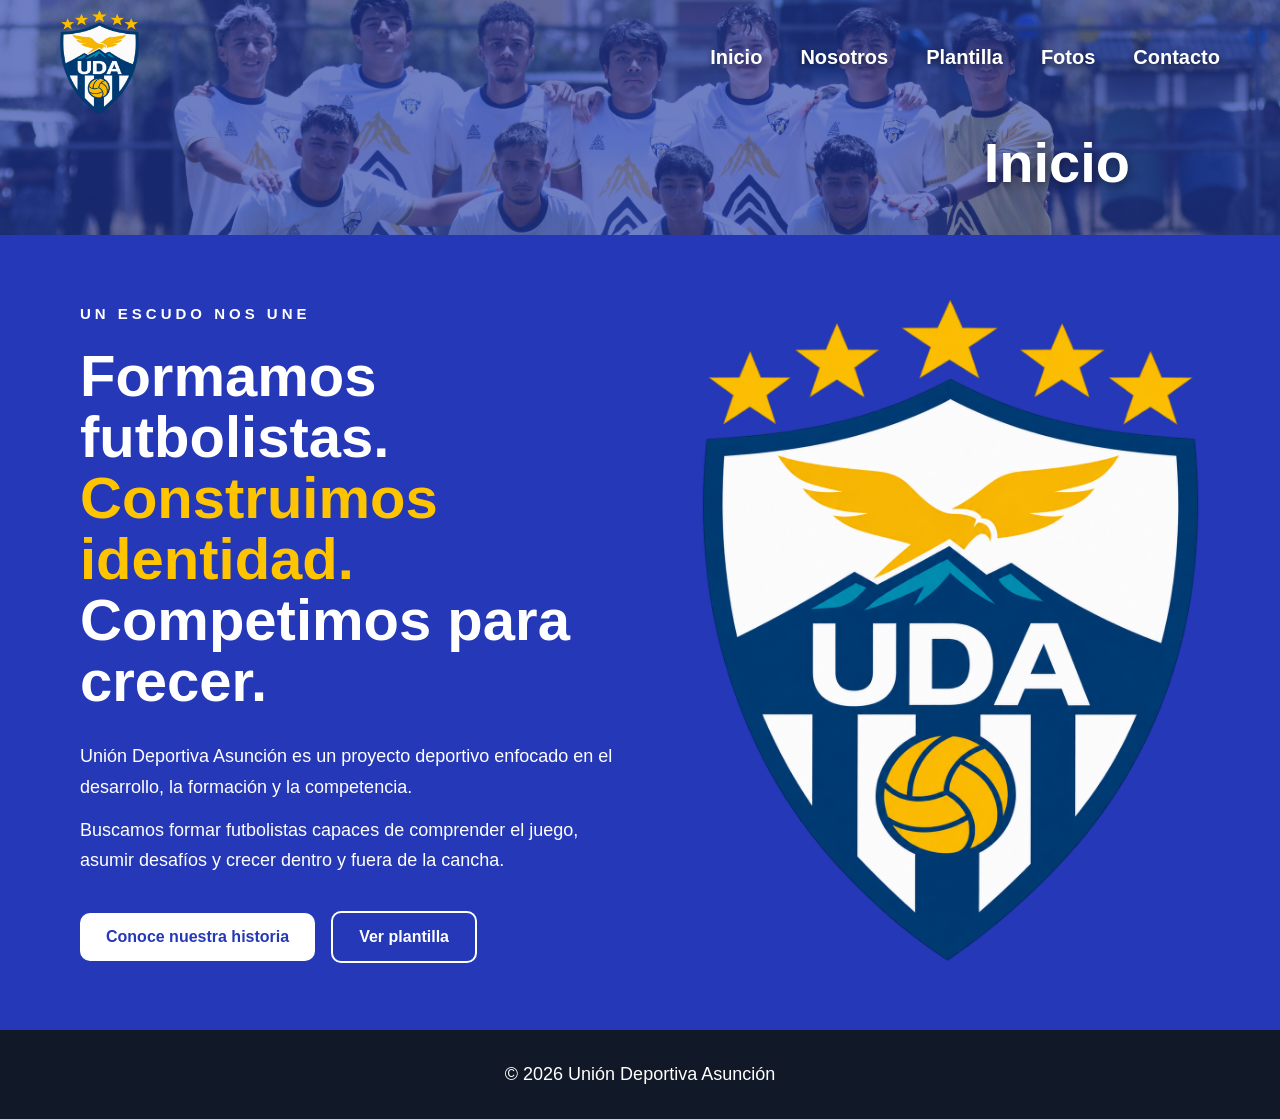
<file: index.html>
<!DOCTYPE html>
<html lang="es">

<head>

  <meta charset="UTF-8">

  <meta
    name="viewport"
    content="width=device-width, initial-scale=1.0"
  >

  <title>
    UDA | Unión Deportiva Asunción
  </title>

  <link
    rel="stylesheet"
    href="estilos.css"
  >

</head>


<body class="pagina-inicio">


  <!-- =====================================================
       ENCABEZADO UDA
       ===================================================== -->

  <div class="cabecera-uda">


    <!-- =========================
         MENÚ
    ========================== -->

    <header class="encabezado">

      <div class="logo">

        <a href="index.html">

          <img
            src="imagenes/Portada.png"
            alt="Logo UDA"
            class="logo-uda"
          >

        </a>

      </div>


      <nav class="menu">

  <a href="index.html">
    Inicio
  </a>

  <a href="nosotros.html">
    Nosotros
  </a>

  <a href="plantilla.html">
    Plantilla
  </a>

  <a href="fotos.html">
  Fotos
  </a>

  <a href="contacto.html">
    Contacto
  </a>

</nav>

    </header>



    <!-- =========================
         TÍTULO DE LA PÁGINA
    ========================== -->

    <section
      class="plantilla-encabezado encabezado-pagina"
    >

      <div class="plantilla-titulo">

        <h1>
          Inicio
        </h1>

      </div>

    </section>


  </div>



  <!-- =====================================================
       PORTADA PRINCIPAL UDA
       ===================================================== -->

  <section class="hero hero-uda">

    <div class="hero-contenido">


      <!-- =========================
           INFORMACIÓN
      ========================== -->

      <div class="hero-texto">


        <p class="hero-mini-titulo">
          UN ESCUDO NOS UNE
        </p>


        <h1>
          Formamos futbolistas.
          <span>
            Construimos identidad.
          </span>
          Competimos para crecer.
        </h1>


        <p class="hero-descripcion-uda">

          Unión Deportiva Asunción es un proyecto
          deportivo enfocado en el desarrollo,
          la formación y la competencia.

        </p>


        <p class="hero-descripcion-uda">

          Buscamos formar futbolistas capaces de
          comprender el juego, asumir desafíos y
          crecer dentro y fuera de la cancha.

        </p>



        <!-- BOTONES -->

        <div class="hero-botones">

          <a
            href="nosotros.html"
            class="boton-hero boton-hero-principal"
          >
            Conoce nuestra historia
          </a>


          <a
            href="plantilla.html"
            class="boton-hero boton-hero-secundario"
          >
            Ver plantilla
          </a>

        </div>


      </div>



      <!-- =========================
           ESCUDO
      ========================== -->

      <div class="hero-imagen hero-escudo-uda">

        <img
          src="imagenes/Portada.png"
          alt="Escudo Unión Deportiva Asunción"
        >

      </div>


    </div>

  </section>



  <!-- =====================================================
       FOOTER
       ===================================================== -->

  <footer>

    <p>
      © 2026 Unión Deportiva Asunción
    </p>

  </footer>

  <script src="script.js"></script>

</body>

</html>
</file>
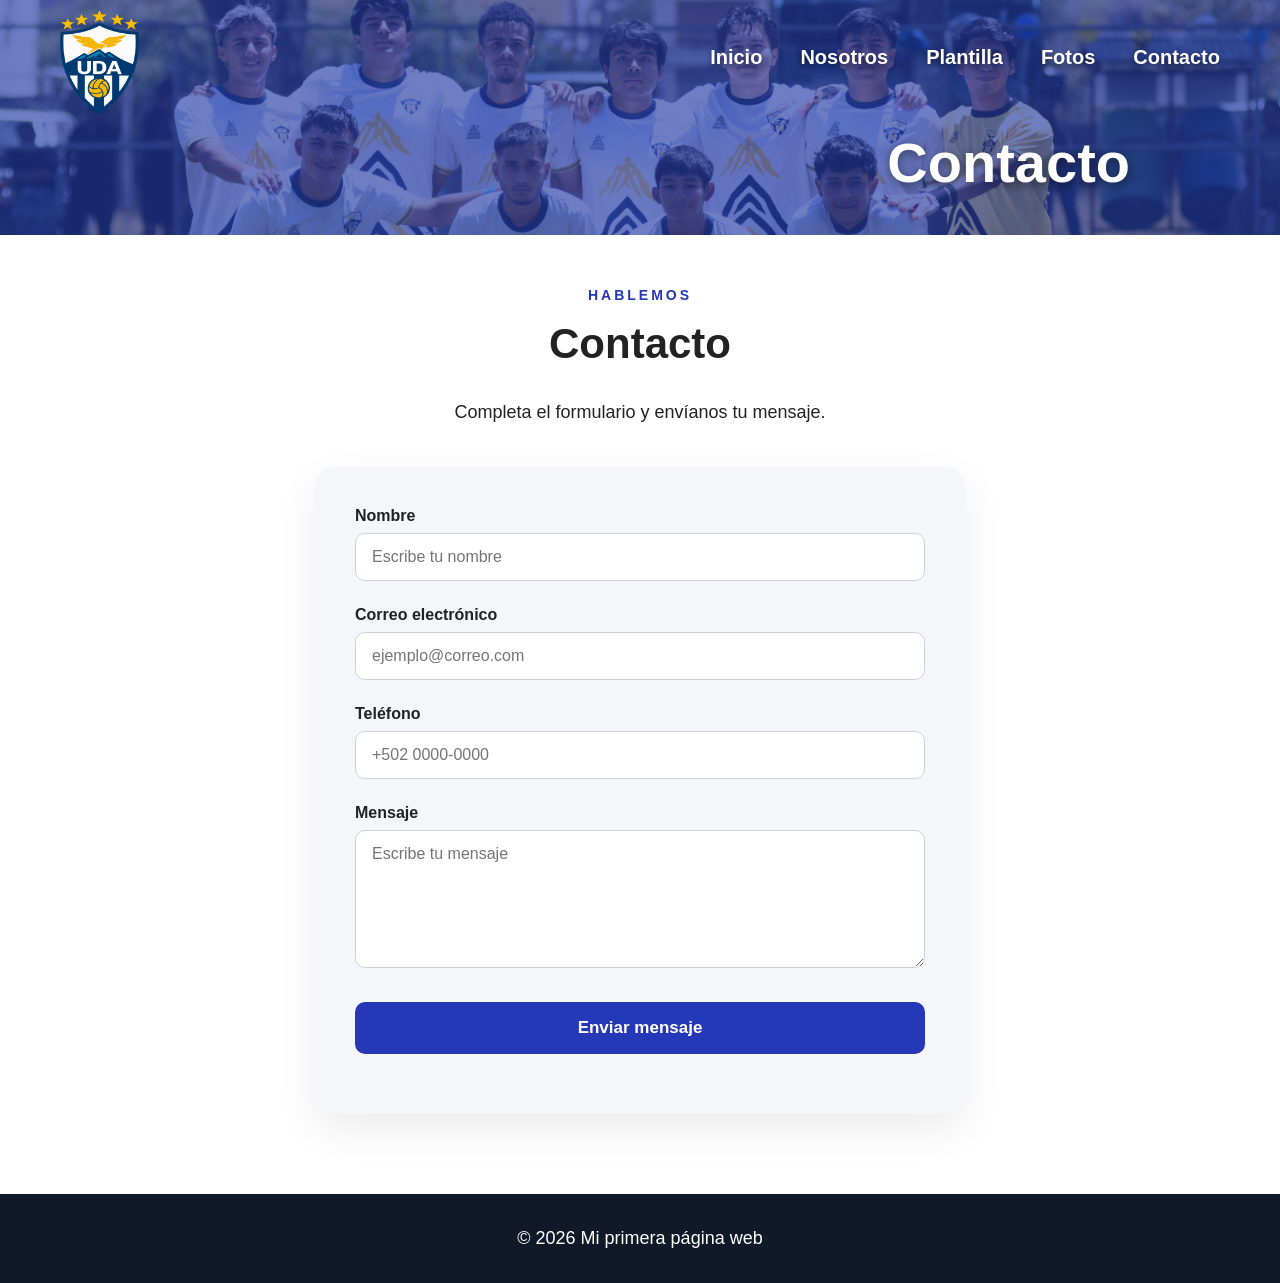
<file: contacto.html>
<!DOCTYPE html>
<html lang="es">

<head>

  <meta charset="UTF-8">

  <meta
    name="viewport"
    content="width=device-width, initial-scale=1.0"
  >

  <title>
    Contacto | Mi Primera Web
  </title>

  <link
    rel="stylesheet"
    href="estilos.css"
  >

</head>


<body class="pagina-contacto">


  <!-- =====================================================
       ENCABEZADO UDA
       ===================================================== -->

  <div class="cabecera-uda">


    <!-- =========================
         MENÚ
    ========================== -->

    <header class="encabezado">

      <div class="logo">

        <a href="index.html">

          <img
            src="imagenes/Portada.png"
            alt="Logo UDA"
            class="logo-uda"
          >

        </a>

      </div>

      <nav class="menu">

  <a href="index.html">
    Inicio
  </a>

  <a href="nosotros.html">
    Nosotros
  </a>

  <a href="plantilla.html">
    Plantilla
  </a>

  <a href="fotos.html">
  Fotos
  </a>

  <a href="contacto.html">
    Contacto
  </a>

</nav>  

    </header>



    <!-- =========================
         TÍTULO DE LA PÁGINA
    ========================== -->

    <section
      class="plantilla-encabezado encabezado-pagina"
    >

      <div class="plantilla-titulo">

        <h1>
          Contacto
        </h1>

      </div>

    </section>


  </div>



  <!-- =========================
       CONTACTO
  ========================== -->

  <section
    class="seccion contacto"
  >

    <div class="contenido">

      <p class="etiqueta">
        HABLEMOS
      </p>

      <h2>
        Contacto
      </h2>

      <p class="texto-contacto">
        Completa el formulario y
        envíanos tu mensaje.
      </p>



      <!-- =========================
           FORMULARIO
      ========================== -->

      <form
        id="formularioContacto"
        class="formulario-contacto"

        action="https://script.google.com/macros/s/AKfycbyaZkfrmKI_kRTHV9h6Tu19hi5_56x1GxnVLF0dlutodoB7HQtSBGL1282Q-NZoCqmRVA/exec"

        method="POST"

        target="respuestaOculta"

        onsubmit="prepararEnvio()"
      >


        <!-- NOMBRE -->

        <div class="grupo-campo">

          <label for="nombre">
            Nombre
          </label>

          <input
            type="text"
            id="nombre"
            name="nombre"
            placeholder="Escribe tu nombre"
            required
          >

        </div>



        <!-- CORREO -->

        <div class="grupo-campo">

          <label for="correo">
            Correo electrónico
          </label>

          <input
            type="email"
            id="correo"
            name="correo"
            placeholder="ejemplo@correo.com"
            required
          >

        </div>



        <!-- TELÉFONO -->

        <div class="grupo-campo">

          <label for="telefono">
            Teléfono
          </label>

          <input
            type="tel"
            id="telefono"
            name="telefono"
            placeholder="+502 0000-0000"
          >

        </div>



        <!-- MENSAJE -->

        <div class="grupo-campo">

          <label for="mensaje">
            Mensaje
          </label>

          <textarea
            id="mensaje"
            name="mensaje"
            rows="6"
            placeholder="Escribe tu mensaje"
            required
          ></textarea>

        </div>



        <!-- BOTÓN -->

        <button
          type="submit"
          class="boton-enviar"
        >
          Enviar mensaje
        </button>


        <!-- CONFIRMACIÓN -->

        <p
          id="mensajeFormulario"
          class="mensaje-formulario"
        ></p>


      </form>



      <!-- RESPUESTA INVISIBLE -->

      <iframe
        name="respuestaOculta"
        id="respuestaOculta"
        style="display: none;"
        onload="confirmarEnvio()"
      ></iframe>

    </div>

  </section>

 <!-- =========================
       FOOTER
  ========================== -->

  <footer>

    <p>
      © 2026 Mi primera página web
    </p>

  </footer>

  <script src="script.js"></script>

</body>

</html>
</file>
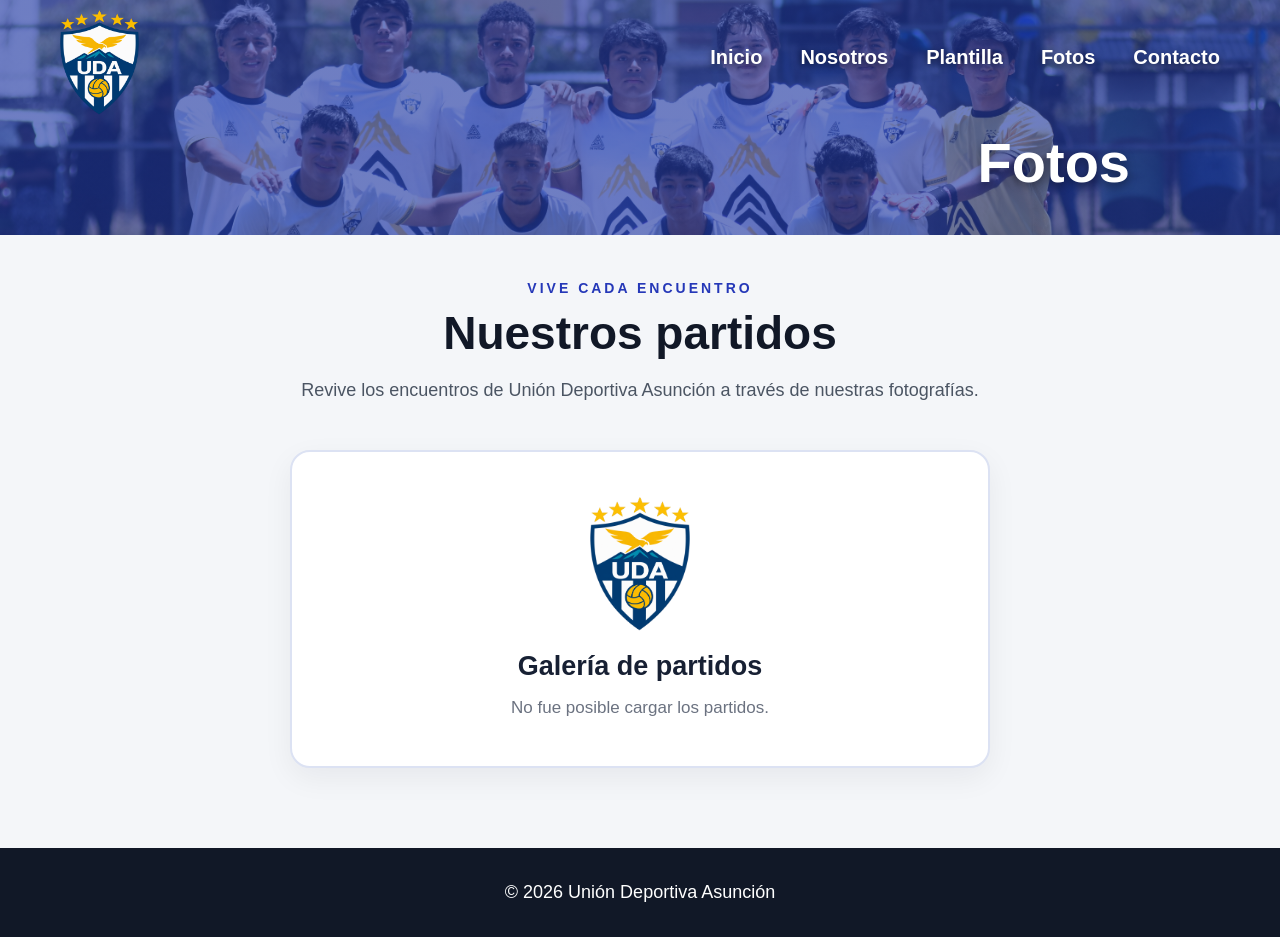
<file: fotos.html>
<!DOCTYPE html>
<html lang="es">

<head>

  <meta charset="UTF-8">

  <meta
    name="viewport"
    content="width=device-width, initial-scale=1.0"
  >

  <title>
    Fotos | UDA
  </title>


  <!-- CSS GENERAL -->

  <link
    rel="stylesheet"
    href="estilos.css"
  >


  <!-- CSS EXCLUSIVO DE FOTOS -->

  <link
    rel="stylesheet"
    href="fotos.css"
  >

</head>


<body class="pagina-fotos">


  <!-- =====================================================
       ENCABEZADO UDA
       ===================================================== -->

  <div class="cabecera-uda">


    <header class="encabezado">

      <div class="logo">

        <a href="index.html">

          <img
            src="imagenes/Portada.png"
            alt="Logo UDA"
            class="logo-uda"
          >

        </a>

      </div>


      <nav class="menu">

        <a href="index.html">
          Inicio
        </a>

        <a href="nosotros.html">
          Nosotros
        </a>

        <a href="plantilla.html">
          Plantilla
        </a>

        <a href="fotos.html">
          Fotos
        </a>

        <a href="contacto.html">
          Contacto
        </a>

      </nav>

    </header>



    <!-- =====================================================
         TÍTULO DE LA PÁGINA
         ===================================================== -->

    <section
      class="plantilla-encabezado encabezado-pagina"
    >

      <div class="plantilla-titulo">

        <h1>
          Fotos
        </h1>

      </div>

    </section>


  </div>



  <!-- =====================================================
       CONTENIDO PRINCIPAL
       ===================================================== -->

  <main class="partidos-pagina">


    <!-- =====================================================
         INTRODUCCIÓN
         ===================================================== -->

    <section class="partidos-intro">

      <span class="partidos-mini-titulo">
        VIVE CADA ENCUENTRO
      </span>


      <h2>
        Nuestros partidos
      </h2>


      <p>
        Revive los encuentros de Unión Deportiva
        Asunción a través de nuestras fotografías.
      </p>

    </section>



    <!-- =====================================================
         GALERÍA DE PARTIDOS

         Estos partidos son temporales.
         Después se cargarán desde Google Sheets.
         ===================================================== -->

    <section
      id="listaPartidos"
      class="lista-partidos"
    >


      <div class="grid-partidos">


        <!-- =========================
             PARTIDO 1
             ========================= -->

        <article class="partido-card">


          <div class="partido-portada">

            <img
              src="imagenes/Portada.png"
              alt="Partido UDA"
            >

          </div>


          <div class="partido-info">

            <span class="partido-fecha">
              PARTIDO DE PRUEBA
            </span>


            <h3>
              UDA vs Rival A
            </h3>


            <p>
              Revive los mejores momentos
              de este encuentro.
            </p>


            <button
              class="partido-boton"
              type="button"
            >
              Ver fotos
            </button>

          </div>


        </article>



        <!-- =========================
             PARTIDO 2
             ========================= -->

        <article class="partido-card">


          <div class="partido-portada">

            <img
              src="imagenes/Portada.png"
              alt="Partido UDA"
            >

          </div>


          <div class="partido-info">

            <span class="partido-fecha">
              PARTIDO DE PRUEBA
            </span>


            <h3>
              UDA vs Rival B
            </h3>


            <p>
              Revive los mejores momentos
              de este encuentro.
            </p>


            <button
              class="partido-boton"
              type="button"
            >
              Ver fotos
            </button>

          </div>


        </article>



        <!-- =========================
             PARTIDO 3
             ========================= -->

        <article class="partido-card">


          <div class="partido-portada">

            <img
              src="imagenes/Portada.png"
              alt="Partido UDA"
            >

          </div>


          <div class="partido-info">

            <span class="partido-fecha">
              PARTIDO DE PRUEBA
            </span>


            <h3>
              UDA vs Rival C
            </h3>


            <p>
              Revive los mejores momentos
              de este encuentro.
            </p>


            <button
              class="partido-boton"
              type="button"
            >
              Ver fotos
            </button>

          </div>


        </article>


      </div>


    </section>


  </main>



  <!-- =====================================================
       FOOTER
       ===================================================== -->

  <footer>

    <p>
      © 2026 Unión Deportiva Asunción
    </p>

  </footer>



  <!-- =====================================================
       JAVASCRIPT
       ===================================================== -->

  <script src="script.js"></script>


</body>

</html>
</file>
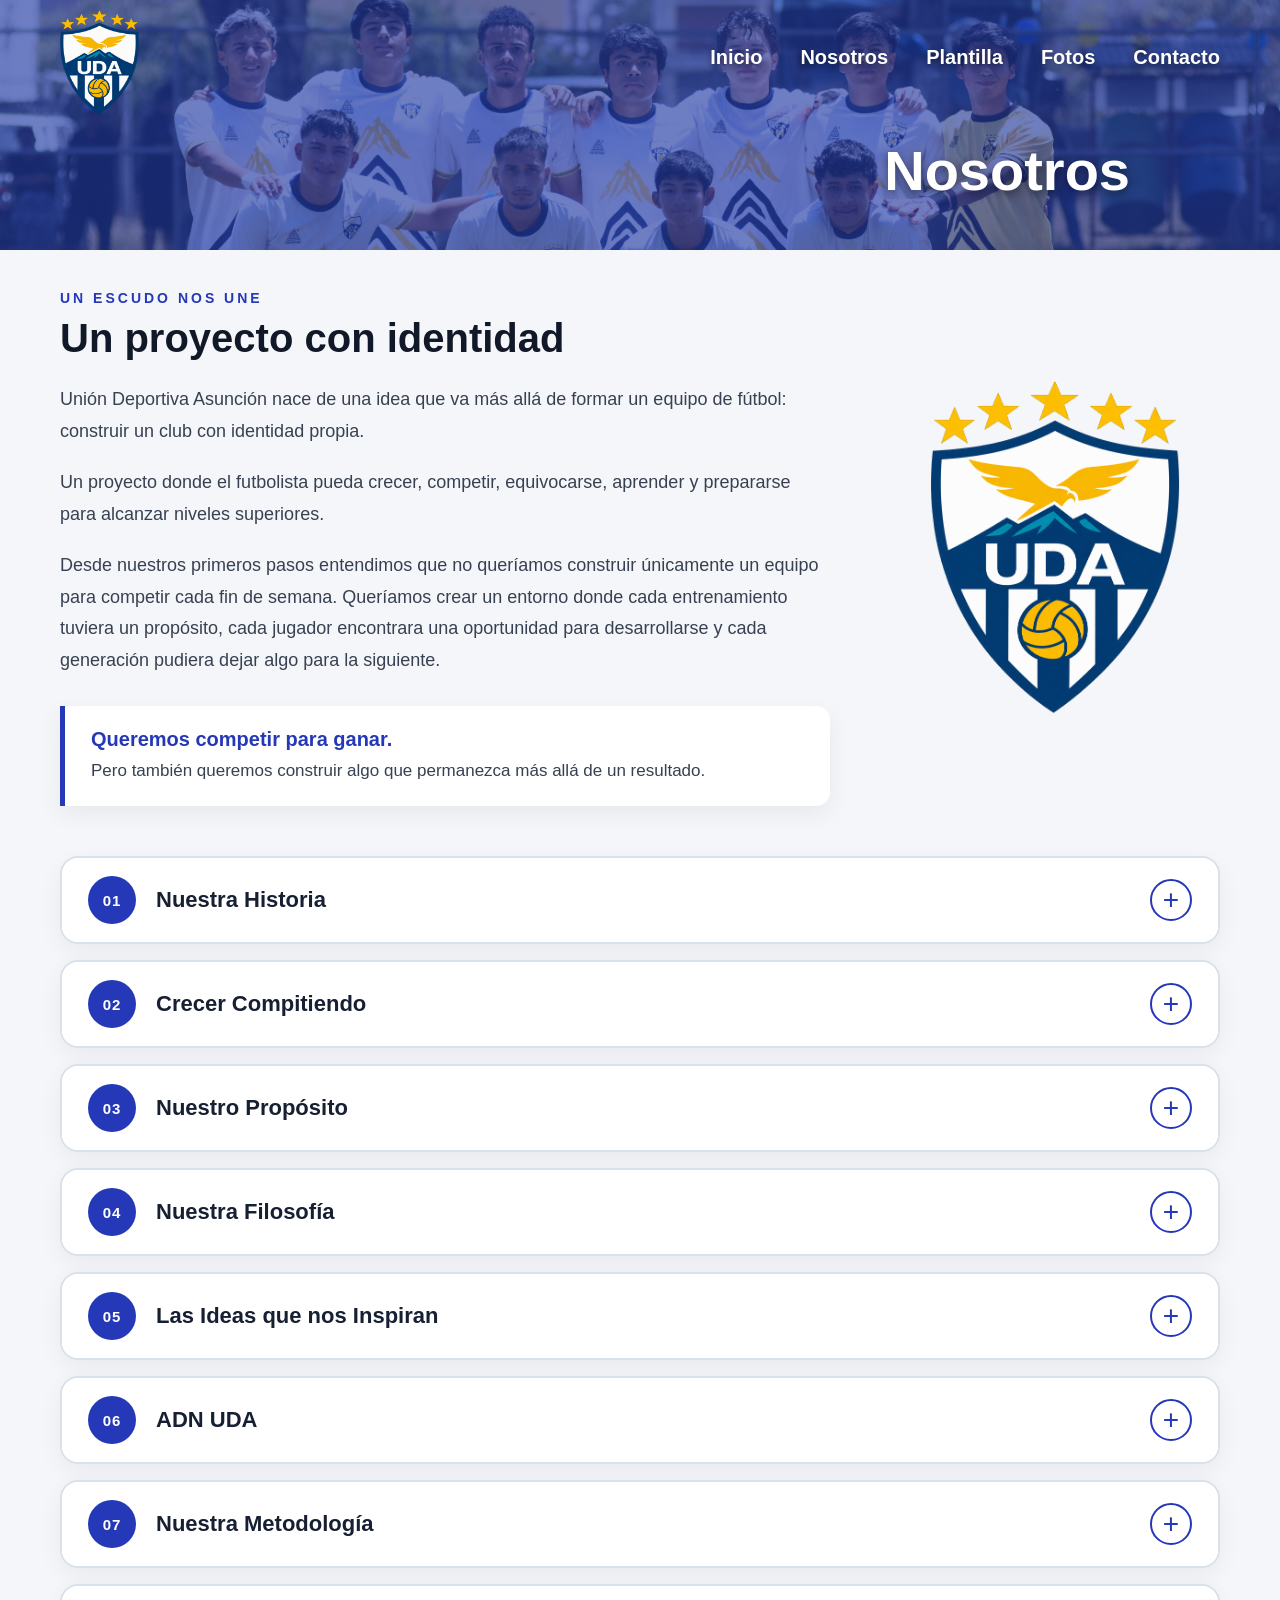
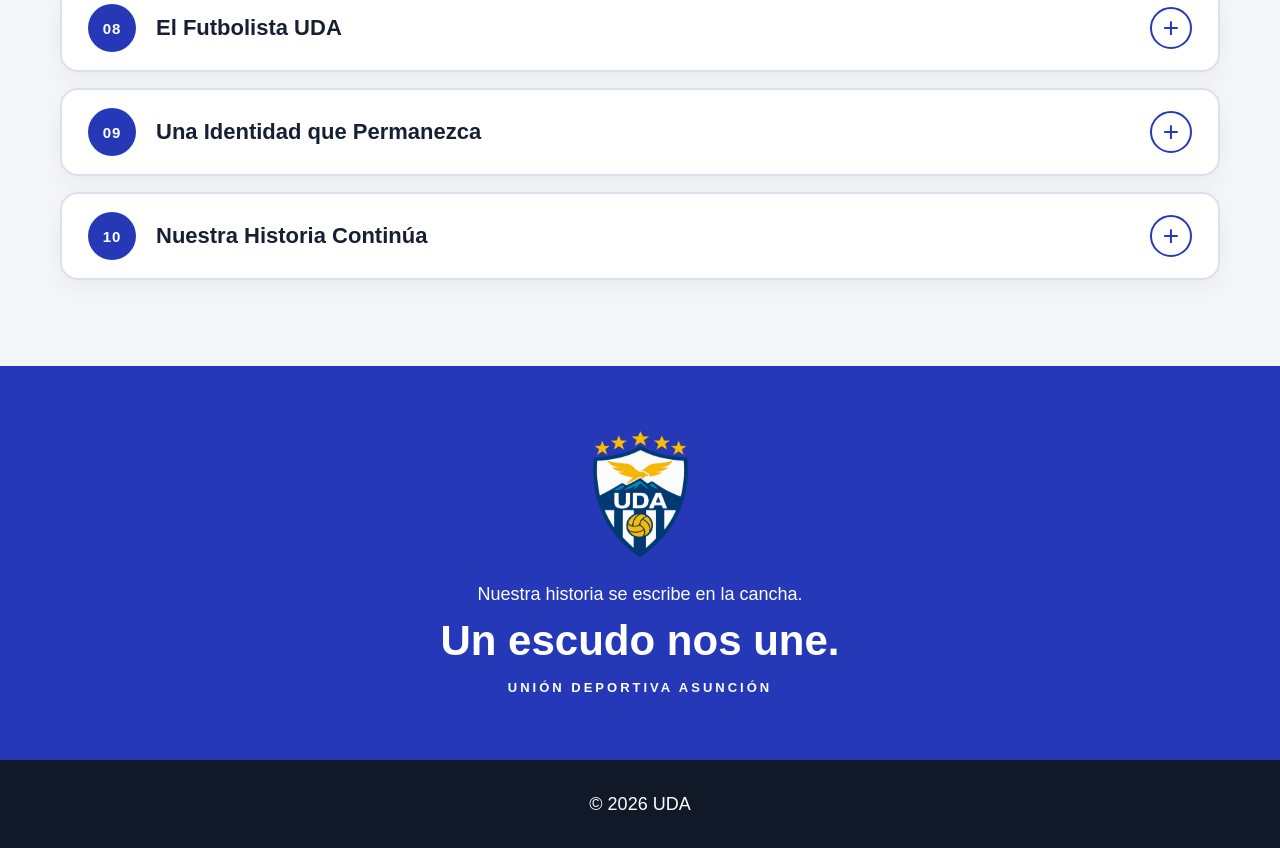
<file: nosotros.html>
<!DOCTYPE html>
<html lang="es">

<head>

  <meta charset="UTF-8">

  <meta
    name="viewport"
    content="width=device-width, initial-scale=1.0"
  >

  <title>
    Nosotros | UDA
  </title>

  <link
    rel="stylesheet"
    href="estilos.css"
  >

</head>


<body>


  <!-- =========================
       MENÚ
  ========================== -->

<div class="cabecera-uda">

  <header class="encabezado">

    <div class="logo">

      <img
        src="imagenes/Portada.png"
        alt="Logo UDA"
        class="logo-uda"
      >

    </div>

    <nav class="menu">

  <a href="index.html">
    Inicio
  </a>

  <a href="nosotros.html">
    Nosotros
  </a>

  <a href="plantilla.html">
    Plantilla
  </a>

  <a href="fotos.html">
  Fotos
  </a>

  <a href="contacto.html">
    Contacto
  </a>

</nav> 

  </header>



  <!-- =========================
       ENCABEZADO NOSOTROS
  ========================== -->

  <section
    class="
      plantilla-encabezado
      nosotros-encabezado
    "
  >

    <div class="plantilla-titulo">

      <h1>
        Nosotros
      </h1>

    </div>

  </section>

</div>

  <!-- =========================
       CONTENIDO NOSOTROS
  ========================== -->

  <main class="nosotros-pagina">


    <!-- =========================
         INTRODUCCIÓN
    ========================== -->

    <section class="nosotros-intro">

      <div class="nosotros-intro-texto">

        <span class="nosotros-mini-titulo">
          UN ESCUDO NOS UNE
        </span>


        <h2>
          Un proyecto con identidad
        </h2>


        <p>
          Unión Deportiva Asunción nace
          de una idea que va más allá
          de formar un equipo de fútbol:
          construir un club con identidad
          propia.
        </p>


        <p>
          Un proyecto donde el futbolista
          pueda crecer, competir,
          equivocarse, aprender y prepararse
          para alcanzar niveles superiores.
        </p>


        <p>
          Desde nuestros primeros pasos
          entendimos que no queríamos
          construir únicamente un equipo
          para competir cada fin de semana.
          Queríamos crear un entorno donde
          cada entrenamiento tuviera un
          propósito, cada jugador encontrara
          una oportunidad para desarrollarse
          y cada generación pudiera dejar
          algo para la siguiente.
        </p>


        <div class="nosotros-frase-destacada">

          <strong>
            Queremos competir para ganar.
          </strong>

          <span>
            Pero también queremos construir
            algo que permanezca más allá
            de un resultado.
          </span>

        </div>

      </div>


      <div class="nosotros-intro-logo">

        <img
          src="imagenes/Portada.png"
          alt="Escudo Unión Deportiva Asunción"
        >

      </div>

    </section>



    <!-- =========================
         ACORDEÓN
    ========================== -->

    <section class="nosotros-acordeon">


      <!-- =========================
           NUESTRA HISTORIA
      ========================== -->

      <details class="nosotros-bloque">

        <summary>

          <div>

            <span class="acordeon-numero">
              01
            </span>

            <span class="acordeon-titulo">
              Nuestra Historia
            </span>

          </div>

          <span class="acordeon-icono">
            +
          </span>

        </summary>


        <div class="acordeon-contenido">

          <span class="nosotros-mini-titulo">
            EL COMIENZO DE UNA IDEA
          </span>


          <h2>
            Construir una institución
          </h2>


          <p>
            UDA nació de la pasión por
            el fútbol y de una convicción:
            el talento necesita oportunidades,
            formación y un entorno adecuado
            para desarrollarse.
          </p>


          <p>
            Desde el principio, nuestra
            intención fue crear un proyecto
            capaz de crecer con el tiempo.
          </p>


          <p>
            No construir alrededor de una
            generación.
          </p>

          <p>
            No depender de un resultado.
          </p>

          <p>
            No vivir únicamente del presente.
          </p>


          <p class="texto-destacado">
            Construir una institución.
          </p>


          <p>
            Cada jugador que ha vestido
            nuestros colores, cada entrenador,
            cada integrante del cuerpo técnico
            y cada persona que ha acompañado
            al club forma parte de ese camino.
          </p>


          <p>
            Los primeros entrenamientos.
            Los primeros partidos.
            Las primeras victorias.
            Las derrotas que nos obligaron
            a mejorar.
          </p>


          <p>
            Los jugadores que llegaron
            y aquellos que continuaron
            su camino.
          </p>


          <p>
            Cada experiencia ha contribuido
            a formar nuestra identidad.
          </p>


          <p class="texto-destacado">
            Porque la historia de un club
            no se escribe únicamente
            con trofeos.
          </p>


          <p>
            También se escribe con las
            personas que alguna vez
            defendieron su escudo.
          </p>

        </div>

      </details>



      <!-- =========================
           CRECER COMPITIENDO
      ========================== -->

      <details class="nosotros-bloque">

        <summary>

          <div>

            <span class="acordeon-numero">
              02
            </span>

            <span class="acordeon-titulo">
              Crecer Compitiendo
            </span>

          </div>

          <span class="acordeon-icono">
            +
          </span>

        </summary>


        <div class="acordeon-contenido">

          <h2>
            Competir significa querer ganar
          </h2>


          <p class="texto-destacado">
            Y en UDA queremos ganar.
          </p>


          <p>
            Pero creemos que existe una
            diferencia entre perseguir un
            resultado y construir un equipo
            preparado para competir por
            resultados de manera sostenible.
          </p>


          <p>
            Por eso entendemos cada temporada
            como una oportunidad de evolución.
          </p>


          <div class="lista-conceptos">

            <span>
              Mejores futbolistas.
            </span>

            <span>
              Mejores entrenamientos.
            </span>

            <span>
              Mayor comprensión del juego.
            </span>

            <span>
              Mayor exigencia.
            </span>

            <span>
              Mejor estructura.
            </span>

          </div>


          <p>
            Nuestra ambición es sencilla:
          </p>


          <p class="texto-destacado">
            Que el UDA que termina una
            temporada sea siempre mejor
            que el que la comenzó.
          </p>


          <p>
            Crecer sin perder nuestra
            identidad.
          </p>

          <p>
            Competir sin abandonar nuestras
            convicciones.
          </p>

          <p>
            Y entender que cada desafío
            forma parte del camino.
          </p>

        </div>

      </details>



      <!-- =========================
           NUESTRO PROPÓSITO
      ========================== -->

      <details class="nosotros-bloque">

        <summary>

          <div>

            <span class="acordeon-numero">
              03
            </span>

            <span class="acordeon-titulo">
              Nuestro Propósito
            </span>

          </div>

          <span class="acordeon-icono">
            +
          </span>

        </summary>


        <div class="acordeon-contenido">

          <h2>
            Desarrollar futbolistas
          </h2>


          <p>
            Nuestro propósito es desarrollar
            futbolistas capaces de competir
            al máximo nivel posible.
          </p>


          <p>
            Queremos crear un entorno donde
            el talento encuentre herramientas
            para crecer y donde un jugador
            no sea evaluado únicamente por
            lo que es hoy, sino también
            por aquello en lo que puede
            convertirse.
          </p>


          <div class="proposito-grid">


            <div class="proposito-card">

              <h3>
                Técnica
              </h3>

              <p>
                Contar con las herramientas
                necesarias para resolver
                situaciones dentro del campo.
              </p>

            </div>


            <div class="proposito-card">

              <h3>
                Táctica
              </h3>

              <p>
                Comprender el juego,
                interpretar los espacios
                y tomar decisiones.
              </p>

            </div>


            <div class="proposito-card">

              <h3>
                Física
              </h3>

              <p>
                Prepararse para las exigencias
                del fútbol moderno.
              </p>

            </div>


            <div class="proposito-card">

              <h3>
                Mental
              </h3>

              <p>
                Competir, superar dificultades,
                asumir responsabilidades
                y mantener la ambición
                por mejorar.
              </p>

            </div>


            <div class="proposito-card">

              <h3>
                Humana
              </h3>

              <p>
                Respeto, disciplina,
                compañerismo, humildad
                y responsabilidad.
              </p>

            </div>


          </div>


          <p class="texto-destacado">
            Queremos desarrollar mejores
            futbolistas, pero también
            contribuir a formar mejores
            personas.
          </p>

        </div>

      </details>



      <!-- =========================
           NUESTRA FILOSOFÍA
      ========================== -->

      <details class="nosotros-bloque">

        <summary>

          <div>

            <span class="acordeon-numero">
              04
            </span>

            <span class="acordeon-titulo">
              Nuestra Filosofía
            </span>

          </div>

          <span class="acordeon-icono">
            +
          </span>

        </summary>


        <div class="acordeon-contenido">

          <span class="nosotros-mini-titulo">
            ENTENDER ANTES QUE EJECUTAR
          </span>


          <h2>
            Comprender el juego
          </h2>


          <p>
            El fútbol cambia constantemente.
          </p>

          <p>
            Los espacios aparecen
            y desaparecen.
          </p>

          <p>
            Los compañeros se mueven.
          </p>

          <p>
            El rival plantea nuevos problemas.
          </p>


          <p>
            Cada acción transforma
            lo que ocurrirá después.
          </p>


          <p>
            Por eso, en UDA no queremos
            futbolistas programados
            únicamente para repetir
            movimientos.
          </p>


          <p class="texto-destacado">
            Queremos futbolistas capaces
            de entender lo que está sucediendo.
          </p>


          <div class="lista-conceptos">

            <span>
              Observar.
            </span>

            <span>
              Interpretar.
            </span>

            <span>
              Decidir.
            </span>

            <span>
              Ejecutar.
            </span>

          </div>


          <p>
            Creemos que cuanto más comprende
            un futbolista el juego, más
            herramientas tiene para resolverlo.
          </p>


          <p>
            El entrenador puede mostrar
            caminos, crear contextos
            y proporcionar herramientas.
          </p>


          <p class="texto-destacado">
            Pero cuando comienza el partido,
            el jugador debe ser capaz
            de encontrar soluciones.
          </p>

        </div>

      </details>



      <!-- =========================
           IDEAS QUE NOS INSPIRAN
      ========================== -->

      <details class="nosotros-bloque">

        <summary>

          <div>

            <span class="acordeon-numero">
              05
            </span>

            <span class="acordeon-titulo">
              Las Ideas que nos Inspiran
            </span>

          </div>

          <span class="acordeon-icono">
            +
          </span>

        </summary>


        <div class="acordeon-contenido">

          <h2>
            Aprender de diferentes
            maneras de entender el fútbol
          </h2>


          <p>
            Nuestra identidad se ha construido
            estudiando diferentes escuelas
            y algunas de las grandes maneras
            de interpretar el fútbol.
          </p>


          <p class="texto-destacado">
            No buscamos copiar ninguna.
            Estudiamos diferentes maneras
            de entender el fútbol para
            construir la nuestra.
          </p>


          <div class="inspiraciones-grid">


            <article class="inspiracion-card">

              <h3>
                Johan Cruyff
              </h3>

              <strong>
                Comprender el juego
              </strong>

              <p>
                Nos inspira la importancia
                del espacio, del balón
                y de la inteligencia
                del futbolista.
              </p>

              <p class="frase-corta">
                Pensar antes de recibir.
              </p>

            </article>


            <article class="inspiracion-card">

              <h3>
                Pep Guardiola
              </h3>

              <strong>
                Generar ventajas
              </strong>

              <p>
                Entender los espacios,
                reconocer al jugador libre,
                atraer para liberar
                y acelerar cuando aparece
                la oportunidad.
              </p>

              <p class="frase-corta">
                El balón debe ayudarnos
                a dominar, progresar
                y atacar.
              </p>

            </article>


            <article class="inspiracion-card">

              <h3>
                César Luis Menotti
              </h3>

              <strong>
                Talento y libertad
              </strong>

              <p>
                Creemos en la organización
                colectiva, pero también
                en una estructura que
                potencie al jugador.
              </p>

              <p class="frase-corta">
                El fútbol necesita orden,
                pero también imaginación.
              </p>

            </article>


            <article class="inspiracion-card">

              <h3>
                Marcelo Bielsa
              </h3>

              <strong>
                Intensidad y valentía
              </strong>

              <p>
                Preparación, intensidad,
                compromiso y voluntad
                de asumir riesgos.
              </p>

              <p class="frase-corta">
                Cada acción debe hacerse
                con intención.
              </p>

            </article>


            <article class="inspiracion-card">

              <h3>
                Luis Enrique
              </h3>

              <strong>
                Jugar hacia adelante
              </strong>

              <p>
                Entender cuándo conservar
                y reconocer cuándo avanzar.
              </p>

              <p class="frase-corta">
                La posesión debe tener
                intención.
              </p>

            </article>


            <article class="inspiracion-card">

              <h3>
                Julian Nagelsmann
              </h3>

              <strong>
                Evolucionar
              </strong>

              <p>
                Interpretar, adaptarse
                y resolver ante contextos
                diferentes.
              </p>

              <p class="frase-corta">
                Evolucionar sin perder
                nuestra esencia.
              </p>

            </article>


            <article class="inspiracion-card">

              <h3>
                Hansi Flick
              </h3>

              <strong>
                Competir hacia adelante
              </strong>

              <p>
                Agresividad colectiva,
                intensidad y voluntad
                de jugar lejos de nuestra
                propia portería.
              </p>

              <p class="frase-corta">
                Jugar hacia adelante
                también es una mentalidad.
              </p>

            </article>


          </div>

        </div>

      </details>



      <!-- =========================
           ADN UDA
      ========================== -->

      <details class="nosotros-bloque">

        <summary>

          <div>

            <span class="acordeon-numero">
              06
            </span>

            <span class="acordeon-titulo">
              ADN UDA
            </span>

          </div>

          <span class="acordeon-icono">
            +
          </span>

        </summary>


        <div class="acordeon-contenido">

          <h2>
            Nuestra identidad
          </h2>


          <p>
            Queremos que exista una manera
            de reconocer a UDA
            independientemente de quién
            esté dentro del campo.
          </p>


          <div class="adn-grid">


            <div class="adn-card">

              <h3>
                Protagonista
              </h3>

              <p>
                No esperar que el partido
                suceda.
              </p>

              <strong>
                Intentar provocarlo.
              </strong>

            </div>


            <div class="adn-card">

              <h3>
                Valiente
              </h3>

              <p>
                Tener personalidad para jugar,
                competir y asumir
                responsabilidades.
              </p>

            </div>


            <div class="adn-card">

              <h3>
                Inteligente
              </h3>

              <p>
                Comprender el juego
                y reconocer qué necesita
                cada momento.
              </p>

            </div>


            <div class="adn-card">

              <h3>
                Intenso
              </h3>

              <p>
                Competir cada acción
                con intención.
              </p>

            </div>


            <div class="adn-card">

              <h3>
                Dinámico
              </h3>

              <p>
                Crear movimientos,
                relaciones y soluciones
                constantemente.
              </p>

            </div>


            <div class="adn-card">

              <h3>
                Creativo
              </h3>

              <p>
                Dar espacio al talento
                individual dentro de una
                idea colectiva.
              </p>

            </div>


            <div class="adn-card">

              <h3>
                Solidario
              </h3>

              <p>
                Entender que cada acción
                individual puede ayudar
                a un compañero y transformar
                al equipo.
              </p>

            </div>


          </div>


          <p class="texto-destacado">
            Estos principios forman
            nuestro ADN.
          </p>

        </div>

      </details>



      <!-- =========================
           METODOLOGÍA
      ========================== -->

      <details class="nosotros-bloque">

        <summary>

          <div>

            <span class="acordeon-numero">
              07
            </span>

            <span class="acordeon-titulo">
              Nuestra Metodología
            </span>

          </div>

          <span class="acordeon-icono">
            +
          </span>

        </summary>


        <div class="acordeon-contenido">

          <span class="nosotros-mini-titulo">
            EL JUEGO COMO MAESTRO
          </span>


          <h2>
            Aprender a comprender
            el juego
          </h2>


          <p class="texto-destacado">
            Para aprender a jugar fútbol
            hay que comprender el juego.
          </p>


          <p>
            Buscamos crear entrenamientos
            que obliguen al futbolista
            a observar, interpretar,
            decidir y ejecutar.
          </p>


          <p>
            El jugador debe enfrentarse
            constantemente a problemas.
          </p>


          <div class="lista-conceptos">

            <span>
              Encontrar espacios.
            </span>

            <span>
              Reconocer oportunidades.
            </span>

            <span>
              Relacionarse con sus compañeros.
            </span>

            <span>
              Adaptarse.
            </span>

            <span>
              Tomar decisiones bajo presión.
            </span>

            <span>
              Descubrir soluciones.
            </span>

          </div>


          <p>
            Cada ejercicio debe tener
            un propósito.
          </p>

          <p>
            Cada entrenamiento debe
            provocar aprendizaje.
          </p>


          <p class="texto-destacado">
            No queremos jugadores que
            memoricen respuestas.
            Queremos futbolistas capaces
            de encontrarlas.
          </p>


          <div class="frase-metodologia">

            <strong>
              El entrenador enseña.
            </strong>

            <strong>
              El juego pregunta.
            </strong>

            <strong>
              El futbolista responde.
            </strong>

          </div>

        </div>

      </details>



      <!-- =========================
           FUTBOLISTA UDA
      ========================== -->

      <details class="nosotros-bloque">

        <summary>

          <div>

            <span class="acordeon-numero">
              08
            </span>

            <span class="acordeon-titulo">
              El Futbolista UDA
            </span>

          </div>

          <span class="acordeon-icono">
            +
          </span>

        </summary>


        <div class="acordeon-contenido">

          <h2>
            Más que un jugador
          </h2>


          <p>
            Queremos que un futbolista
            que pase por nuestro club
            pueda ser reconocido no solamente
            por su capacidad técnica.
          </p>


          <p class="texto-destacado">
            Queremos jugadores que
            entiendan el juego.
          </p>


          <div class="lista-conceptos">

            <span>
              Que tengan valentía para
              pedir la pelota.
            </span>

            <span>
              Que puedan tomar decisiones
              bajo presión.
            </span>

            <span>
              Que comprendan los espacios.
            </span>

            <span>
              Que trabajen cuando no tienen
              el balón.
            </span>

            <span>
              Que sepan jugar para
              un compañero.
            </span>

            <span>
              Que compitan.
            </span>

            <span>
              Que se adapten.
            </span>

            <span>
              Que asuman responsabilidades.
            </span>

            <span>
              Que tengan personalidad.
            </span>

            <span>
              Que nunca pierdan el deseo
              de mejorar.
            </span>

          </div>


          <p>
            Buscamos futbolistas técnicamente
            preparados, tácticamente
            inteligentes, físicamente
            competitivos y mentalmente fuertes.
          </p>


          <p class="texto-destacado">
            El talento individual alcanza
            su máxima expresión cuando
            se pone al servicio del equipo.
          </p>


          <p>
            Queremos prepararlos para
            representar a UDA.
          </p>


          <p>
            Pero nuestra responsabilidad
            no termina ahí.
          </p>


          <p>
            Queremos prepararlos para poder
            competir más allá de UDA.
          </p>

        </div>

      </details>



      <!-- =========================
           IDENTIDAD
      ========================== -->

      <details class="nosotros-bloque">

        <summary>

          <div>

            <span class="acordeon-numero">
              09
            </span>

            <span class="acordeon-titulo">
              Una Identidad que Permanezca
            </span>

          </div>

          <span class="acordeon-icono">
            +
          </span>

        </summary>


        <div class="acordeon-contenido">

          <h2>
            Una cultura futbolística
          </h2>


          <p>
            Jugadores cambiarán.
          </p>

          <p>
            Entrenadores cambiarán.
          </p>

          <p>
            Generaciones cambiarán.
          </p>

          <p>
            Y el fútbol seguirá evolucionando.
          </p>


          <p>
            UDA deberá evolucionar con él.
          </p>


          <p>
            Pero queremos que algunas
            cosas permanezcan.
          </p>


          <div class="lista-conceptos">

            <span>
              Nuestra valentía.
            </span>

            <span>
              Nuestra intensidad.
            </span>

            <span>
              Nuestro protagonismo.
            </span>

            <span>
              Nuestra inteligencia.
            </span>

            <span>
              Nuestra creatividad.
            </span>

            <span>
              Nuestro compañerismo.
            </span>

            <span>
              Nuestra ambición.
            </span>

            <span>
              El orgullo de representar
              este escudo.
            </span>

          </div>


          <p>
            No queremos construir una
            identidad alrededor de un sistema.
          </p>

          <p>
            Ni alrededor de un entrenador.
          </p>

          <p>
            Ni alrededor de una generación.
          </p>


          <p class="texto-destacado">
            Queremos construir una
            cultura futbolística.
          </p>


          <p>
            Una metodología que evolucione.
          </p>

          <p>
            Una institución que crezca.
          </p>


          <p class="texto-destacado">
            Una identidad que permanezca.
          </p>

        </div>

      </details>



      <!-- =========================
           NUESTRA HISTORIA CONTINÚA
      ========================== -->

      <details class="nosotros-bloque">

        <summary>

          <div>

            <span class="acordeon-numero">
              10
            </span>

            <span class="acordeon-titulo">
              Nuestra Historia Continúa
            </span>

          </div>

          <span class="acordeon-icono">
            +
          </span>

        </summary>


        <div class="acordeon-contenido">

          <h2>
            El futuro también se juega hoy
          </h2>


          <p>
            Nuestra historia todavía
            se está escribiendo.
          </p>

          <p>
            Tenemos mucho por aprender.
          </p>

          <p>
            Mucho por mejorar.
          </p>

          <p>
            Mucho por competir.
          </p>

          <p>
            Y muchísimo por construir.
          </p>


          <p>
            Eso es precisamente
            lo que nos impulsa.
          </p>


          <p>
            Cada entrenamiento suma
            una línea.
          </p>

          <p>
            Cada jugador deja una huella.
          </p>

          <p>
            Cada partido escribe una página.
          </p>


          <p>
            Y cada generación tendrá
            la oportunidad de llevar
            este escudo un poco más lejos.
          </p>


          <p>
            Nuestro futuro todavía
            no está escrito.
          </p>


          <p class="texto-destacado">
            Tenemos que salir a jugarlo.
          </p>

        </div>

      </details>


    </section>



    <!-- =========================
         CIERRE
    ========================== -->

    <section class="nosotros-cierre">

      <img
        src="imagenes/Portada.png"
        alt="Logo UDA"
      >


      <p>
        Nuestra historia se escribe
        en la cancha.
      </p>


      <h2>
        Un escudo nos une.
      </h2>


      <span>
        UNIÓN DEPORTIVA ASUNCIÓN
      </span>

    </section>


  </main>



  <!-- =========================
       FOOTER
  ========================== -->

  <footer>

    <p>
      © 2026 UDA
    </p>

  </footer>

  <script src="script.js"></script>


</body>

</html>
</file>
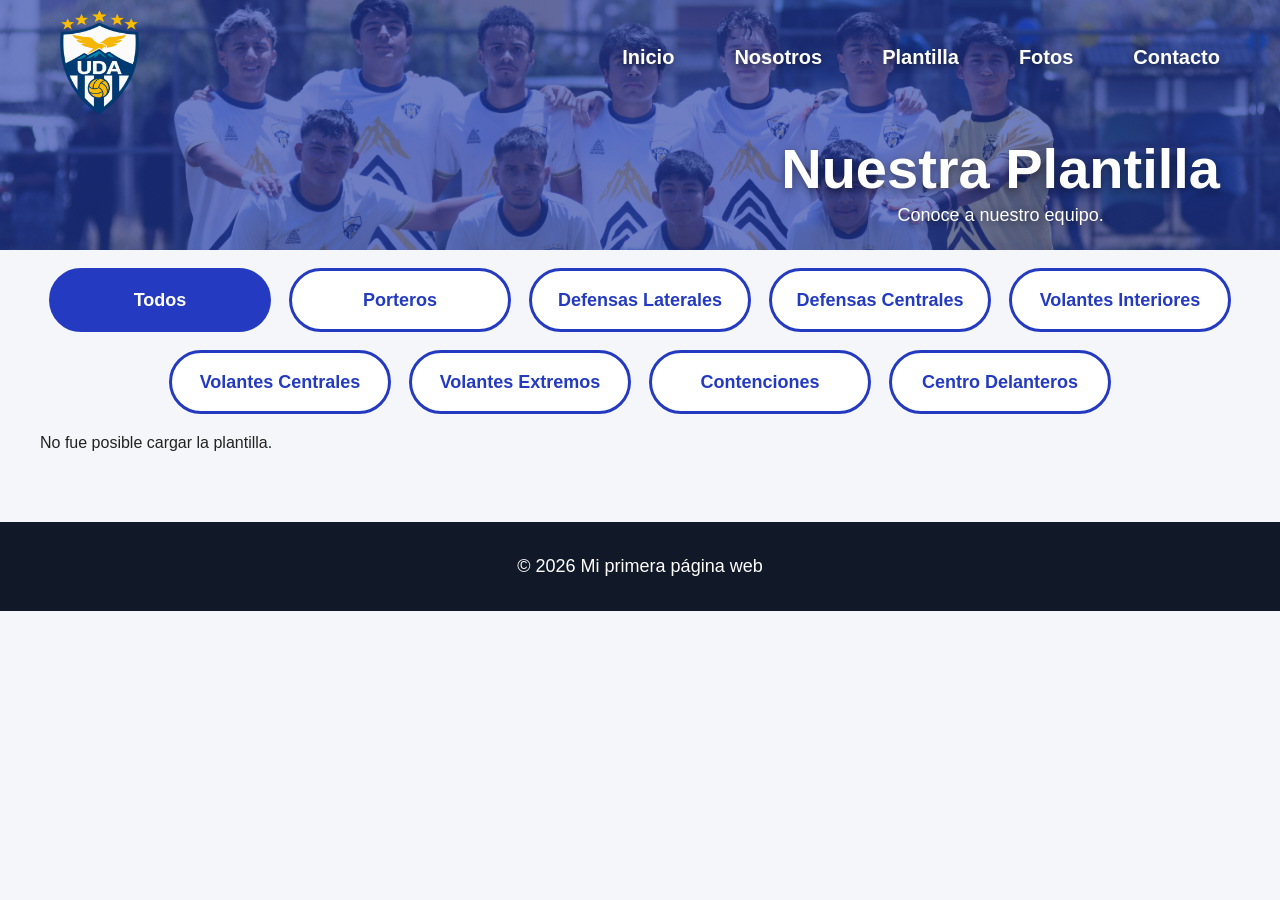
<file: plantilla.html>
<!DOCTYPE html>
<html lang="es">

<head>

  <meta charset="UTF-8">

  <meta
    name="viewport"
    content="width=device-width, initial-scale=1.0"
  >

  <title>
    Plantilla | Mi Primera Web
  </title>

  <link
    rel="stylesheet"
    href="estilos.css"
  >

</head>


<body class="pagina-plantilla">

  <!-- =====================================================
     ENCABEZADO UDA
     ===================================================== -->

<div class="cabecera-uda">


  <header class="encabezado">

    <div class="logo">

      <a href="index.html">

        <img
          src="imagenes/Portada.png"
          alt="Logo UDA"
          class="logo-uda"
        >

      </a>

    </div>

    <nav class="menu">

  <a href="index.html">
    Inicio
  </a>

  <a href="nosotros.html">
    Nosotros
  </a>

  <a href="plantilla.html">
    Plantilla
  </a>

  <a href="fotos.html">
  Fotos
  </a>

  <a href="contacto.html">
    Contacto
  </a>

</nav>

  </header>



  <section
    class="plantilla-encabezado encabezado-pagina"
  >

    <div class="plantilla-titulo">

      <div class="titulo-plantilla-grupo">

        <h1>
          Nuestra Plantilla
        </h1>

        <p>
          Conoce a nuestro equipo.
        </p>

      </div>

    </div>

  </section>

</div>

  <!-- =========================
       PLANTILLA
  ========================== -->

  <section class="plantilla-seccion">

    <div class="plantilla-contenido">


      <!-- =========================
           FILTROS
      ========================== -->

      <div class="filtros-plantilla">


        <button
          class="filtro-btn activo"
          onclick="filtrarJugadoras('todas', this)"
        >
          Todos
        </button>


        <button
          class="filtro-btn"
          onclick="filtrarJugadoras('portero', this)"
        >
          Porteros
        </button>


        <button
          class="filtro-btn"
          onclick="filtrarJugadoras('defensa-lateral', this)"
        >
          Defensas Laterales
        </button>


        <button
          class="filtro-btn"
          onclick="filtrarJugadoras('defensa-central', this)"
        >
          Defensas Centrales
        </button>


        <button
          class="filtro-btn"
          onclick="filtrarJugadoras('volante-interior', this)"
        >
          Volantes Interiores
        </button>


        <button
          class="filtro-btn"
          onclick="filtrarJugadoras('volante-central', this)"
        >
          Volantes Centrales
        </button>


        <button
          class="filtro-btn"
          onclick="filtrarJugadoras('volante-extremo', this)"
        >
          Volantes Extremos
        </button>


        <button
          class="filtro-btn"
          onclick="filtrarJugadoras('contencion', this)"
        >
          Contenciones
        </button>


        <button
          class="filtro-btn"
          onclick="filtrarJugadoras('centro-delantero', this)"
        >
          Centro Delanteros
        </button>


      </div>



      <!-- =========================
           ESTADO DE CARGA
      ========================== -->

      <div
        id="estadoPlantilla"
        class="estado-plantilla"
      >
        Cargando plantilla...
      </div>



      <!-- =========================
           AQUÍ SE CREARÁN
           LAS TARJETAS
      ========================== -->

      <div
        id="gridJugadoras"
        class="grid-jugadoras"
      >
      </div>


    </div>

  </section>



  <!-- =========================
       FOOTER
  ========================== -->

  <footer>

    <p>
      © 2026 Mi primera página web
    </p>

  </footer>

  <script src="script.js"></script>

</body>

</html>
</file>
<file: estilos.css>
/* =========================
   CONFIGURACIÓN GENERAL
========================= */

* {
  box-sizing: border-box;
}


html {
  scroll-behavior: smooth;
}


body {

  margin: 0;

  font-family:
    Arial,
    sans-serif;

  background:
    #f4f6f9;

  color:
    #222;

}



/* =========================
   MENÚ
========================= */

.encabezado {

  width: 100%;

  min-height: 70px;

  background:
    #2538b8;

  color:
    white;

  display:
    flex;

  align-items:
    center;

  justify-content:
    space-between;

  padding:
    0 60px;

  position:
    sticky;

  top:
    0;

  z-index:
    1000;

}


.logo {

  font-size:
    24px;

  font-weight:
    bold;

}


.menu {

  display:
    flex;

  gap:
    38px;

}


.menu a {

  color:
    white;

  text-decoration:
    none;

  font-size:
    20px;

  font-weight:
    bold;

}


.menu a:hover {

  opacity:
    0.7;

}



/* =========================
   HERO
========================= */

.hero {

  min-height:
    calc(100vh - 70px);

  background:
    #2538b8;

  color:
    white;

  display:
    flex;

  align-items:
    center;

  padding:
    60px;

}


.hero-contenido {

  width:
    100%;

  max-width:
    1200px;

  margin:
    auto;

  display:
    flex;

  align-items:
    center;

  gap:
    70px;

}


.hero-texto {

  width:
    50%;

}


.subtitulo {

  font-size:
    15px;

  font-weight:
    bold;

  letter-spacing:
    3px;

  margin-bottom:
    20px;

}


.hero h1 {

  font-size:
    60px;

  line-height:
    1.05;

  margin:
    0 0 25px;

}


.descripcion {

  font-size:
    19px;

  line-height:
    1.7;

  max-width:
    550px;

}



/* =========================
   BOTONES
========================= */

button {

  margin-top:
    25px;

  padding:
    16px 32px;

  border:
    none;

  border-radius:
    10px;

  background:
    white;

  color:
    #2538b8;

  font-size:
    17px;

  font-weight:
    bold;

  cursor:
    pointer;

  transition:
    0.3s;

}


button:hover {

  transform:
    translateY(-3px);

}



/* =========================
   IMAGEN HERO
========================= */

.hero-imagen {

  width:
    50%;

}


.hero-imagen img {

  width:
    100%;

  height:
    500px;

  object-fit:
    contain;

  display:
    block;

}



/* =========================
   SECCIONES
========================= */

.seccion {

  min-height:
    600px;

  display:
    flex;

  justify-content:
    center;

  align-items:
    center;

  padding:
    100px 30px;

}


.contenido {

  width:
    100%;

  max-width:
    1100px;

  text-align:
    center;

}


.etiqueta {

  font-size:
    14px;

  letter-spacing:
    3px;

  color:
    #2538b8;

  font-weight:
    bold;

}


h2 {

  font-size:
    42px;

  margin-top:
    10px;

  margin-bottom:
    30px;

}


p {

  font-size:
    18px;

  line-height:
    1.6;

}



/* =========================
   SERVICIOS
========================= */

.servicios {

  background:
    #e9ecf3;

}


.contenedor-tarjetas {

  margin-top:
    50px;

  display:
    flex;

  justify-content:
    center;

  gap:
    30px;

  flex-wrap:
    wrap;

}


.tarjeta {

  width:
    310px;

  min-height:
    270px;

  background:
    white;

  padding:
    35px;

  border-radius:
    20px;

  text-align:
    left;

  box-shadow:
    0 10px 30px
    rgba(0, 0, 0, 0.08);

  transition:
    0.3s;

}


.tarjeta:hover {

  transform:
    translateY(-8px);

}


.icono {

  width:
    50px;

  height:
    50px;

  background:
    #2538b8;

  color:
    white;

  border-radius:
    12px;

  display:
    flex;

  align-items:
    center;

  justify-content:
    center;

  font-weight:
    bold;

}


.tarjeta h3 {

  font-size:
    24px;

  margin-top:
    25px;

}



/* =========================
   CONTACTO
========================= */

.contacto {

  background:
    white;

}


.texto-contacto {

  margin-bottom:
    40px;

}


/* FORMULARIO */

.formulario-contacto {

  width:
    100%;

  max-width:
    650px;

  margin:
    40px auto 0;

  padding:
    40px;

  background:
    #f4f6f9;

  border-radius:
    20px;

  text-align:
    left;

  box-shadow:
    0 15px 40px
    rgba(0, 0, 0, 0.08);

}


.grupo-campo {

  margin-bottom:
    25px;

}


.grupo-campo label {

  display:
    block;

  margin-bottom:
    8px;

  font-size:
    16px;

  font-weight:
    bold;

  color:
    #222;

}


.grupo-campo input,
.grupo-campo textarea {

  width:
    100%;

  padding:
    14px 16px;

  border:
    1px solid #ccd2dc;

  border-radius:
    10px;

  font-family:
    Arial,
    sans-serif;

  font-size:
    16px;

  background:
    white;

  outline:
    none;

}


.grupo-campo input:focus,
.grupo-campo textarea:focus {

  border-color:
    #2538b8;

  box-shadow:
    0 0 0 3px
    rgba(37, 56, 184, 0.12);

}


.grupo-campo textarea {

  resize:
    vertical;

}



/* BOTÓN DEL FORMULARIO */

.boton-enviar {

  width:
    100%;

  background:
    #2538b8;

  color:
    white;

  margin-top:
    5px;

}


.boton-enviar:hover {

  background:
    #18278c;

}



/* MENSAJE DE CONFIRMACIÓN */

.mensaje-formulario {

  text-align:
    center;

  margin-top:
    20px;

  font-weight:
    bold;

  color:
    #16803c;

}



/* =========================
   FOOTER
========================= */

footer {

  background:
    #111827;

  color:
    white;

  text-align:
    center;

  padding:
    30px;

}


footer p {

  margin:
    0;

}



/* =========================
   TELÉFONOS
========================= */

@media (max-width: 800px) {


  .encabezado {

    flex-direction:
      column;

    padding:
      20px;

  }


  .menu {

    margin-top:
      15px;

    flex-wrap:
      wrap;

    justify-content:
      center;

    gap:
      15px;

  }


  .hero {

    padding:
      60px 25px;

  }


  .hero-contenido {

    flex-direction:
      column;

  }


  .hero-texto {

    width:
      100%;

    text-align:
      center;

  }


  .hero-imagen {

    width:
      100%;

  }


  .hero h1 {

    font-size:
      42px;

  }


  .hero-imagen img {

    height:
      350px;

  }


  .contenedor-tarjetas {

    flex-direction:
      column;

    align-items:
      center;

  }


  .formulario-contacto {

    padding:
      25px;

  }
}

/* =========================
   PÁGINAS INTERNAS
========================= */

.pagina-interna {

  min-height:
    calc(100vh - 70px);

  background:
    #f4f6f9;

  display:
    flex;

  align-items:
    center;

  padding:
    80px 60px;

}


.pagina-contenido {

  width:
    100%;

  max-width:
    1200px;

  margin:
    auto;

  display:
    flex;

  align-items:
    center;

  gap:
    80px;

}


.pagina-texto {

  width:
    55%;

}


.pagina-texto h1 {

  font-size:
    58px;

  color:
    #2538b8;

  margin:
    10px 0 30px;

}


.pagina-texto p {

  font-size:
    18px;

  line-height:
    1.8;

  color:
    #444;

}


.pagina-imagen {

  width:
    45%;

}


.pagina-imagen img {

  width:
    100%;

  max-height:
    520px;

  object-fit:
    contain;

  display:
    block;

}


.boton-link {

  display:
    inline-block;

  margin-top:
    25px;

  padding:
    16px 30px;

  background:
    #2538b8;

  color:
    white;

  text-decoration:
    none;

  border-radius:
    10px;

  font-weight:
    bold;

  transition:
    0.3s;

}


.boton-link:hover {

  transform:
    translateY(-3px);

  background:
    #18278c;

}


/* PÁGINAS INTERNAS EN TELÉFONO */

@media (max-width: 800px) {

  .pagina-interna {

    padding:
      60px 25px;

  }


  .pagina-contenido {

    flex-direction:
      column;

  }


  .pagina-texto {

    width:
      100%;

    text-align:
      center;

  }


  .pagina-imagen {

    width:
      100%;

  }


  .pagina-texto h1 {

    font-size:
      42px;

  }


  .pagina-imagen img {

    max-height:
      350px;

  }

}

/* =========================
   BOTÓN DEL HERO
========================= */

.boton-hero {

  display:
    inline-block;

  margin-top:
    25px;

  padding:
    16px 32px;

  background:
    white;

  color:
    #2538b8;

  text-decoration:
    none;

  border-radius:
    10px;

  font-size:
    17px;

  font-weight:
    bold;

  transition:
    0.3s;

}


.boton-hero:hover {

  transform:
    translateY(-3px);

  background:
    #e5e7eb;

}

/* =========================
   PLANTILLA UDA
========================= */

.plantilla-encabezado {

  background:
    #2538b8;

  color:
    white;

  padding:
    80px 30px;

  text-align:
    center;

}


.plantilla-titulo {

  max-width:
    900px;

  margin:
    auto;

}


.plantilla-etiqueta {

  color:
    white;

}


.plantilla-titulo h1 {

  font-size:
    56px;

  margin:
    10px 0 20px;

}


.plantilla-titulo p {

  max-width:
    650px;

  margin-left:
    auto;

  margin-right:
    auto;

}



/* =========================
   CONTENIDO PLANTILLA
========================= */

.plantilla-seccion {

  background:
    #f4f6f9;

  padding:
    70px 30px 100px;

}


.plantilla-contenido {

  width:
    100%;

  max-width:
    1200px;

  margin:
    auto;

}



/* =========================
   FILTROS
========================= */

.filtros-plantilla {

  display:
    flex;

  justify-content:
    center;

  flex-wrap:
    wrap;

  gap:
    12px;

  margin-bottom:
    50px;

}


.filtro-btn {

  margin:
    0;

  padding:
    12px 22px;

  background:
    white;

  color:
    #2538b8;

  border:
    2px solid #2538b8;

  border-radius:
    30px;

  font-size:
    15px;

  cursor:
    pointer;

}


.filtro-btn:hover {

  background:
    #2538b8;

  color:
    white;

}


.filtro-btn.activo {

  background:
    #2538b8;

  color:
    white;

}



/* =========================
   GRID DE JUGADORAS
========================= */

.grid-jugadoras {

  display:
    grid;

  grid-template-columns:
    repeat(4, 1fr);

  gap:
    25px;

}



/* =========================
   TARJETA JUGADORA
========================= */

.jugadora-card {

  background:
    white;

  border-radius:
    20px;

  overflow:
    hidden;

  box-shadow:
    0 12px 30px
    rgba(0, 0, 0, 0.10);

  transition:
    0.3s;

}


.jugadora-card:hover {

  transform:
    translateY(-8px);

  box-shadow:
    0 18px 40px
    rgba(0, 0, 0, 0.15);

}



/* =========================
   FOTO
========================= */

.jugadora-foto {

  position:
    relative;

  height:
    330px;

  overflow:
    hidden;

  background:
    #dfe4ef;

}


.jugadora-foto img {

  width:
    100%;

  height:
    100%;

  object-fit:
    cover;

  display:
    block;

}


.foto-placeholder {

  width:
    100%;

  height:
    100%;

  display:
    flex;

  align-items:
    center;

  justify-content:
    center;

  font-size:
    22px;

  font-weight:
    bold;

  color:
    #8d96a8;

  letter-spacing:
    3px;

}



/* =========================
   DORSAL
========================= */

.dorsal {

  position:
    absolute;

  right:
    15px;

  bottom:
    10px;

  font-size:
    58px;

  font-weight:
    900;

  color:
    white;

  line-height:
    1;

  text-shadow:
    0 3px 10px
    rgba(0, 0, 0, 0.5);

}



/* =========================
   INFORMACIÓN
========================= */

.jugadora-info {

  padding:
    22px;

}


.jugadora-info .posicion {

  margin:
    0 0 6px;

  color:
    #2538b8;

  font-size:
    14px;

  font-weight:
    bold;

  text-transform:
    uppercase;

  letter-spacing:
    1px;

}


.jugadora-info h2 {

  margin:
    0;

  font-size:
    22px;

  color:
    #222;

}



/* =========================
   TABLETS
========================= */

@media (max-width: 1000px) {

  .grid-jugadoras {

    grid-template-columns:
      repeat(3, 1fr);

  }

}



/* =========================
   TELÉFONOS
========================= */

@media (max-width: 700px) {

  .plantilla-encabezado {

    padding:
      60px 20px;

  }


  .plantilla-titulo h1 {

    font-size:
      40px;

  }


  .plantilla-seccion {

    padding:
      45px 15px 70px;

  }


  .grid-jugadoras {

    grid-template-columns:
      repeat(2, 1fr);

    gap:
      14px;

  }


  .jugadora-foto {

    height:
      240px;

  }


  .jugadora-info {

    padding:
      15px;

  }


  .jugadora-info h2 {

    font-size:
      17px;

  }


  .jugadora-info .posicion {

    font-size:
      11px;

  }


  .dorsal {

    font-size:
      42px;

  }


  .filtro-btn {

    padding:
      10px 16px;

    font-size:
      13px;

  }

}



/* =========================
   TELÉFONOS PEQUEÑOS
========================= */

@media (max-width: 400px) {

  .jugadora-foto {

    height:
      210px;

  }

}

/* =========================
   PLANTILLA UDA
========================= */

.plantilla-encabezado {

  background:
    #2538b8;

  color:
    white;

  padding:
    80px 30px;

  text-align:
    center;

}


.plantilla-titulo {

  max-width:
    900px;

  margin:
    auto;

}


.plantilla-etiqueta {

  color:
    white;

}


.plantilla-titulo h1 {

  font-size:
    56px;

  margin:
    10px 0 20px;

}


.plantilla-titulo p {

  max-width:
    650px;

  margin-left:
    auto;

  margin-right:
    auto;

}



/* =========================
   CONTENIDO PLANTILLA
========================= */

.plantilla-seccion {

  background:
    #f4f6f9;

  padding:
    70px 30px 100px;

}


.plantilla-contenido {

  width:
    100%;

  max-width:
    1200px;

  margin:
    auto;

}



/* =========================
   FILTROS
========================= */

.filtros-plantilla {

  display:
    flex;

  justify-content:
    center;

  flex-wrap:
    wrap;

  gap:
    12px;

  margin-bottom:
    50px;

}


.filtro-btn {

  margin:
    0;

  padding:
    12px 22px;

  background:
    white;

  color:
    #2538b8;

  border:
    2px solid #2538b8;

  border-radius:
    30px;

  font-size:
    15px;

  cursor:
    pointer;

}


.filtro-btn:hover {

  background:
    #2538b8;

  color:
    white;

}


.filtro-btn.activo {

  background:
    #2538b8;

  color:
    white;

}



/* =========================
   GRID DE JUGADORAS
========================= */

.grid-jugadoras {

  display:
    grid;

  grid-template-columns:
    repeat(4, 1fr);

  gap:
    25px;

}



/* =========================
   TARJETA JUGADORA
========================= */

.jugadora-card {

  background:
    white;

  border-radius:
    20px;

  overflow:
    hidden;

  box-shadow:
    0 12px 30px
    rgba(0, 0, 0, 0.10);

  transition:
    0.3s;

}


.jugadora-card:hover {

  transform:
    translateY(-8px);

  box-shadow:
    0 18px 40px
    rgba(0, 0, 0, 0.15);

}



/* =========================
   FOTO
========================= */

.jugadora-foto {

  position:
    relative;

  height:
    330px;

  overflow:
    hidden;

  background:
    #dfe4ef;

}


.jugadora-foto img {

  width:
    100%;

  height:
    100%;

  object-fit:
    cover;

  display:
    block;

}


.foto-placeholder {

  width:
    100%;

  height:
    100%;

  display:
    flex;

  align-items:
    center;

  justify-content:
    center;

  font-size:
    22px;

  font-weight:
    bold;

  color:
    #8d96a8;

  letter-spacing:
    3px;

}



/* =========================
   DORSAL
========================= */

.dorsal {

  position:
    absolute;

  right:
    15px;

  bottom:
    10px;

  font-size:
    58px;

  font-weight:
    900;

  color:
    white;

  line-height:
    1;

  text-shadow:
    0 3px 10px
    rgba(0, 0, 0, 0.5);

}



/* =========================
   INFORMACIÓN
========================= */

.jugadora-info {

  padding:
    22px;

}


.jugadora-info .posicion {

  margin:
    0 0 6px;

  color:
    #2538b8;

  font-size:
    14px;

  font-weight:
    bold;

  text-transform:
    uppercase;

  letter-spacing:
    1px;

}


.jugadora-info h2 {

  margin:
    0;

  font-size:
    22px;

  color:
    #222;

}



/* =========================
   TABLETS
========================= */

@media (max-width: 1000px) {

  .grid-jugadoras {

    grid-template-columns:
      repeat(3, 1fr);

  }

}



/* =========================
   TELÉFONOS
========================= */

@media (max-width: 700px) {

  .plantilla-encabezado {

    padding:
      60px 20px;

  }


  .plantilla-titulo h1 {

    font-size:
      40px;

  }


  .plantilla-seccion {

    padding:
      45px 15px 70px;

  }


  .grid-jugadoras {

    grid-template-columns:
      repeat(2, 1fr);

    gap:
      14px;

  }


  .jugadora-foto {

    height:
      240px;

  }


  .jugadora-info {

    padding:
      15px;

  }


  .jugadora-info h2 {

    font-size:
      17px;

  }


  .jugadora-info .posicion {

    font-size:
      11px;

  }


  .dorsal {

    font-size:
      42px;

  }


  .filtro-btn {

    padding:
      10px 16px;

    font-size:
      13px;

  }

}



/* =========================
   TELÉFONOS PEQUEÑOS
========================= */

@media (max-width: 400px) {

  .jugadora-foto {

    height:
      210px;

  }

}

/* =========================================
   FILTROS DE PLANTILLA
   ========================================= */

.filtros-plantilla {
  width: 100%;
  max-width: 1700px;

  margin: 0 auto 50px auto;

  display: flex;
  flex-wrap: wrap;
  justify-content: center;
  align-items: center;

  gap: 18px;
}


/* BOTONES */

.filtro-btn {
  flex: 0 1 calc(20% - 18px);

  min-width: 210px;
  max-width: 300px;

  min-height: 64px;

  padding: 14px 20px;

  display: flex;
  align-items: center;
  justify-content: center;

  text-align: center;

  border: 3px solid #243bc1;
  border-radius: 40px;

  background: #ffffff;
  color: #243bc1;

  font-size: 18px;
  font-weight: 700;

  cursor: pointer;

  transition:
    background 0.2s ease,
    color 0.2s ease,
    transform 0.2s ease;
}


/* BOTÓN ACTIVO */

.filtro-btn.activo {
  background: #243bc1;
  color: #ffffff;
}


/* EFECTO AL PASAR EL CURSOR */

.filtro-btn:hover {
  transform: translateY(-2px);
}



/* =========================================
   TABLET
   ========================================= */

@media (max-width: 1200px) {

  .filtros-plantilla {
    max-width: 950px;
    gap: 14px;
  }

  .filtro-btn {
    flex: 0 1 calc(33.333% - 14px);

    min-width: 190px;
    max-width: 280px;

    font-size: 16px;
  }

}



/* =========================================
   TELÉFONO
   ========================================= */

@media (max-width: 700px) {

  .filtros-plantilla {
    width: 100%;

    padding: 0 14px;

    margin-bottom: 30px;

    gap: 10px;
  }


  .filtro-btn {
    flex: 0 1 calc(50% - 6px);

    min-width: 0;
    max-width: none;

    min-height: 52px;

    padding: 10px 8px;

    font-size: 13px;

    line-height: 1.15;
  }

}



/* =========================================
   TELÉFONOS MUY PEQUEÑOS
   ========================================= */

@media (max-width: 390px) {

  .filtro-btn {
    font-size: 12px;
    padding: 9px 6px;
  }

}

/* =========================================
   AJUSTE DE ESPACIOS - PLANTILLA UDA
   ========================================= */

.plantilla-seccion {
  padding-top: 30px;
  padding-bottom: 70px;
}

.filtros-plantilla {
  margin-top: 0;
  margin-bottom: 25px;
}


/* TELÉFONO */

@media (max-width: 700px) {

  .plantilla-seccion {
    padding-top: 25px;
    padding-bottom: 50px;
  }

  .filtros-plantilla {
    margin-bottom: 20px;
  }

}

/* =========================================
   AJUSTE FINAL DE ESPACIOS - PLANTILLA UDA
   ========================================= */

.plantilla-encabezado {
  padding: 15px 30px 40px;
}

.plantilla-etiqueta {
  margin-top: 0;
  margin-bottom: 10px;
}

.plantilla-titulo h1 {
  margin-top: 0;
  margin-bottom: 12px;
}

.plantilla-titulo p:last-child {
  margin-top: 0;
  margin-bottom: 0;
}


/* ACERCAR FILTROS AL ENCABEZADO */

.plantilla-seccion {
  padding-top: 18px;
  padding-bottom: 70px;
}

.filtros-plantilla {
  margin-top: 0;
  margin-bottom: 20px;
}


/* =========================================
   TELÉFONO
   ========================================= */

@media (max-width: 700px) {

  .plantilla-encabezado {
    padding: 10px 18px 25px;
  }

  .plantilla-titulo h1 {
    margin-bottom: 10px;
  }

  .plantilla-seccion {
    padding-top: 12px;
    padding-bottom: 50px;
  }

  .filtros-plantilla {
    margin-bottom: 16px;
  }

}

/* =========================================
   LOGO UDA EN MENÚ
   ========================================= */

.logo {
  display: flex;
  align-items: center;
}

.logo-uda {
  height: 105px;
  width: auto;
  display: block;
  margin-top: 10px;
}

@media (max-width: 800px) {

  .logo-uda {
    height: 90px;
    margin-top: 8px;
  }

}

/* =========================================
   MENÚ EN UNA SOLA LÍNEA - TELÉFONO
   ========================================= */

  @media (max-width: 800px) {

  .menu {
    width: 100%;
    margin-top: 12px;

    display: grid;

    grid-template-columns:
      repeat(5, auto);

    justify-content: center;
    align-items: center;

    gap: 8px;

    flex-wrap: nowrap;
  }


  .menu a {
    font-size: 13px;

    white-space: nowrap;

    text-align: center;
  }

}

/* =========================================
   MENÚ MÓVIL - SIEMPRE UNA SOLA FILA
   ========================================= */

@media (max-width: 800px) {

  .encabezado {
    width: 100%;
    padding: 16px 10px;
  }

  .menu {
    width: 100%;
    margin-top: 12px;

    display: grid;
    grid-template-columns: repeat(5, auto);

    justify-content: center;
    align-items: center;

    gap: 12px;

    flex-wrap: nowrap;
  }

  .menu a {
    font-size: 15px;
    white-space: nowrap;
    text-align: center;
  }

}

/* =========================================
   ENCABEZADO NOSOTROS
   MISMA ALTURA QUE PLANTILLA
   ========================================= */

.nosotros-encabezado {
  min-height: 135px;

  display: flex;
  align-items: center;
  justify-content: center;
}

.nosotros-encabezado .plantilla-titulo h1 {
  margin: 0;
}


/* TELÉFONO */

@media (max-width: 700px) {

  .nosotros-encabezado {
    min-height: 100px;
  }

}

/* =========================================
   NOSOTROS - CONTENIDO GENERAL
   ========================================= */

.nosotros-pagina {
  width: 100%;
  background: #f4f6f9;
}


/* =========================================
   NOSOTROS - INTRODUCCIÓN
   ========================================= */

.nosotros-intro {
  width: 100%;
  max-width: 1500px;

  margin: 0 auto;

  padding: 40px 60px;

  display: grid;
  grid-template-columns: 1.4fr 0.6fr;

  align-items: center;

  gap: 60px;
}

/* =========================================
   TEXTO INTRODUCCIÓN
   ========================================= */

.nosotros-intro-texto {
  width: 100%;
}


.nosotros-mini-titulo {
  display: block;

  margin-bottom: 10px;

  color: #2538b8;

  font-size: 14px;
  font-weight: 800;

  letter-spacing: 3px;

  text-transform: uppercase;
}


.nosotros-intro-texto h2 {
  margin: 0 0 24px;

  color: #111827;

  font-size: 40px;
  line-height: 1.1;

  font-weight: 800;
}


.nosotros-intro-texto p {
  max-width: 850px;

  margin: 0 0 20px;

  color: #374151;

  font-size: 18px;
  line-height: 1.75;
}


/* =========================================
   FRASE DESTACADA
   ========================================= */

.nosotros-frase-destacada {
  max-width: 850px;

  margin-top: 30px;

  padding: 22px 26px;

  background: #ffffff;

  border-left: 5px solid #2538b8;

  border-radius: 0 14px 14px 0;

  box-shadow:
    0 8px 25px
    rgba(0, 0, 0, 0.06);
}


.nosotros-frase-destacada strong {
  display: block;

  margin-bottom: 6px;

  color: #2538b8;

  font-size: 20px;
}


.nosotros-frase-destacada span {
  display: block;

  color: #374151;

  font-size: 17px;
  line-height: 1.6;
}


/* =========================================
   ESCUDO INTRODUCCIÓN
   ========================================= */

.nosotros-intro-logo {
  width: 100%;

  display: flex;

  align-items: center;
  justify-content: center;
}


.nosotros-intro-logo img {
  width: 100%;
  max-width: 250px;

  height: auto;

  display: block;

  object-fit: contain;
}


/* =========================================
   TABLET
   ========================================= */

@media (max-width: 1000px) {

  .nosotros-intro {
    padding: 45px 35px;

    grid-template-columns: 1fr 0.55fr;

    gap: 40px;
  }


  .nosotros-intro-texto h2 {
    font-size: 38px;
  }


  .nosotros-intro-logo img {
    max-width: 260px;
  }

}


/* =========================================
   TELÉFONO
   ========================================= */

@media (max-width: 700px) {

  .nosotros-intro {
    padding: 32px 20px;

    grid-template-columns: 1fr;

    gap: 25px;
  }


  .nosotros-mini-titulo {
    margin-bottom: 8px;

    font-size: 12px;

    letter-spacing: 2px;
  }


  .nosotros-intro-texto h2 {
    margin-bottom: 20px;

    font-size: 34px;

    text-align: left;
  }


  .nosotros-intro-texto p {
    margin-bottom: 16px;

    font-size: 16px;
    line-height: 1.65;
  }


  .nosotros-frase-destacada {
    margin-top: 22px;

    padding: 18px 20px;
  }


  .nosotros-frase-destacada strong {
    font-size: 18px;
  }


  .nosotros-frase-destacada span {
    font-size: 15px;
  }


  .nosotros-intro-logo img {
    max-width: 210px;
  }

}

/* =========================================================
   NOSOTROS - ACORDEÓN GENERAL
   ========================================================= */

.nosotros-acordeon {
  width: 100%;
  max-width: 1500px;

  margin: 0 auto;

  padding:
    10px 60px
    70px;
}


/* =========================================================
   BLOQUE DESPLEGABLE
   ========================================================= */

.nosotros-bloque {
  width: 100%;

  margin-bottom: 16px;

  background: #ffffff;

  border:
    2px solid
    #d9e1ec;

  border-radius: 18px;

  overflow: hidden;

  box-shadow:
    0 8px 24px
    rgba(15, 23, 42, 0.05);

  transition:
    border-color 0.2s ease,
    box-shadow 0.2s ease;
}


/* BLOQUE ABIERTO */

.nosotros-bloque[open] {
  border-color: #2538b8;

  box-shadow:
    0 12px 30px
    rgba(37, 56, 184, 0.10);
}


/* =========================================================
   CABECERA DEL DESPLEGABLE
   ========================================================= */

.nosotros-bloque summary {
  width: 100%;

  min-height: 82px;

  padding:
    18px 26px;

  display: flex;

  align-items: center;
  justify-content: space-between;

  gap: 20px;

  cursor: pointer;

  list-style: none;

  background: #ffffff;

  transition:
    background 0.2s ease,
    color 0.2s ease;
}


/* QUITAR FLECHA NATIVA */

.nosotros-bloque summary::-webkit-details-marker {
  display: none;
}


.nosotros-bloque summary::marker {
  display: none;
}


/* HOVER */

.nosotros-bloque summary:hover {
  background: #f3f5fb;
}


/* CABECERA CUANDO ESTÁ ABIERTO */

.nosotros-bloque[open] summary {
  background: #2538b8;
  color: #ffffff;
}


/* =========================================================
   CONTENEDOR DEL NÚMERO + TÍTULO
   ========================================================= */

.nosotros-bloque summary > div {
  display: flex;

  align-items: center;

  gap: 20px;
}


/* =========================================================
   NÚMERO
   ========================================================= */

.acordeon-numero {
  width: 48px;
  height: 48px;

  flex-shrink: 0;

  display: flex;

  align-items: center;
  justify-content: center;

  border-radius: 50%;

  background: #2538b8;
  color: #ffffff;

  font-size: 15px;
  font-weight: 800;

  letter-spacing: 1px;

  transition:
    background 0.2s ease,
    color 0.2s ease;
}


.nosotros-bloque[open]
.acordeon-numero {
  background: #ffffff;
  color: #2538b8;
}


/* =========================================================
   TÍTULO DEL ACORDEÓN
   ========================================================= */

.acordeon-titulo {
  color: #172033;

  font-size: 22px;
  font-weight: 800;

  transition:
    color 0.2s ease;
}


.nosotros-bloque[open]
.acordeon-titulo {
  color: #ffffff;
}


/* =========================================================
   ICONO + / -
   ========================================================= */

.acordeon-icono {
  width: 42px;
  height: 42px;

  flex-shrink: 0;

  display: flex;

  align-items: center;
  justify-content: center;

  border:
    2px solid
    #2538b8;

  border-radius: 50%;

  color: #2538b8;

  font-size: 0;

  font-weight: 400;

  transition:
    background 0.2s ease,
    color 0.2s ease,
    transform 0.2s ease;
}


/* SIGNO + */

.acordeon-icono::before {
  content: "+";

  font-size: 28px;
  line-height: 1;
}


/* SIGNO - CUANDO ABRE */

.nosotros-bloque[open]
.acordeon-icono {
  background: #ffffff;
  color: #2538b8;
}

.nosotros-bloque[open]
.acordeon-icono::before {
  content: "−";
}

/* =========================================================
   CONTENIDO DEL ACORDEÓN
   ========================================================= */

.acordeon-contenido {
  padding:
    38px 42px
    44px;

  background: #ffffff;

  animation:
    aparecerAcordeon
    0.25s ease;
}


@keyframes aparecerAcordeon {

  from {
    opacity: 0;
    transform:
      translateY(-6px);
  }

  to {
    opacity: 1;
    transform:
      translateY(0);
  }

}


/* =========================================================
   TEXTOS DEL CONTENIDO
   ========================================================= */

.acordeon-contenido h2 {
  margin:
    0 0 24px;

  color: #172033;

  font-size: 36px;
  line-height: 1.15;

  font-weight: 800;
}


.acordeon-contenido p {
  max-width: 1050px;

  margin:
    0 0 18px;

  color: #374151;

  font-size: 17px;
  line-height: 1.75;
}


/* =========================================================
   TEXTO DESTACADO
   ========================================================= */

.texto-destacado {
  max-width: 1050px;

  margin:
    26px 0 !important;

  padding:
    18px 22px;

  background: #f3f5fb;

  border-left:
    5px solid
    #2538b8;

  border-radius:
    0 12px
    12px 0;

  color:
    #2538b8 !important;

  font-size:
    19px !important;

  font-weight: 700;
}


/* =========================================================
   LISTA DE CONCEPTOS
   ========================================================= */

.lista-conceptos {
  display: flex;

  flex-wrap: wrap;

  gap: 10px;

  margin:
    22px 0 28px;
}


.lista-conceptos span {
  padding:
    10px 16px;

  background: #eef1fb;

  border:
    1px solid
    #cdd5f5;

  border-radius: 30px;

  color: #2538b8;

  font-size: 14px;
  font-weight: 700;
}


/* =========================================================
   NUESTRO PROPÓSITO
   ========================================================= */

.proposito-grid {
  width: 100%;

  margin:
    30px 0;

  display: grid;

  grid-template-columns:
    repeat(5, 1fr);

  gap: 16px;
}


.proposito-card {
  min-height: 180px;

  padding:
    24px 20px;

  background: #f5f7fc;

  border:
    1px solid
    #dce2f3;

  border-radius: 16px;

  text-align: center;

  transition:
    transform 0.2s ease,
    box-shadow 0.2s ease;
}


.proposito-card:hover {
  transform:
    translateY(-4px);

  box-shadow:
    0 10px 24px
    rgba(37, 56, 184, 0.10);
}


.proposito-card h3 {
  margin:
    0 0 12px;

  color: #2538b8;

  font-size: 19px;
}


.proposito-card p {
  margin: 0;

  font-size: 14px;
  line-height: 1.6;
}


/* =========================================================
   INSPIRACIONES
   ========================================================= */

.inspiraciones-grid {
  width: 100%;

  margin-top: 30px;

  display: grid;

  grid-template-columns:
    repeat(3, 1fr);

  gap: 18px;
}


.inspiracion-card {
  padding:
    25px;

  background: #f5f7fc;

  border:
    1px solid
    #dce2f3;

  border-radius: 16px;
}


.inspiracion-card h3 {
  margin:
    0 0 6px;

  color: #172033;

  font-size: 21px;
}


.inspiracion-card strong {
  display: block;

  margin-bottom: 14px;

  color: #2538b8;

  font-size: 15px;
}


.inspiracion-card p {
  margin-bottom: 14px;

  font-size: 15px;
  line-height: 1.6;
}


.inspiracion-card
.frase-corta {
  margin-bottom: 0;

  color: #2538b8;

  font-weight: 700;
}


/* =========================================================
   ADN UDA
   ========================================================= */

.adn-grid {
  width: 100%;

  margin:
    30px 0;

  display: grid;

  grid-template-columns:
    repeat(4, 1fr);

  gap: 16px;
}


.adn-card {
  min-height: 155px;

  padding:
    22px;

  background: #2538b8;
  color: #ffffff;

  border-radius: 16px;
}


.adn-card h3 {
  margin:
    0 0 12px;

  color: #ffffff;

  font-size: 20px;
}


.adn-card p {
  margin:
    0 0 10px;

  color: #ffffff;

  font-size: 14px;
  line-height: 1.55;
}


.adn-card strong {
  color: #ffffff;

  font-size: 14px;
}


/* =========================================================
   FRASE METODOLOGÍA
   ========================================================= */

.frase-metodologia {
  max-width: 850px;

  margin-top: 30px;

  padding:
    25px;

  display: flex;

  flex-direction: column;

  gap: 8px;

  background: #2538b8;

  border-radius: 16px;

  color: #ffffff;
}


.frase-metodologia strong {
  font-size: 19px;
}


/* =========================================================
   CIERRE NOSOTROS
   ========================================================= */

.nosotros-cierre {
  width: 100%;

  padding:
    65px 30px;

  background: #2538b8;
  color: #ffffff;

  text-align: center;
}


.nosotros-cierre img {
  width: 95px;

  height: auto;

  margin:
    0 auto 22px;

  display: block;
}


.nosotros-cierre p {
  margin:
    0 0 8px;

  color: #ffffff;

  font-size: 18px;
}


.nosotros-cierre h2 {
  margin:
    0 0 15px;

  color: #ffffff;

  font-size: 42px;
}


.nosotros-cierre span {
  display: block;

  font-size: 13px;
  font-weight: 700;

  letter-spacing: 3px;
}


/* =========================================================
   TABLET
   ========================================================= */

@media (max-width: 1100px) {

  .nosotros-acordeon {
    padding:
      10px 35px
      60px;
  }


  .proposito-grid {
    grid-template-columns:
      repeat(3, 1fr);
  }


  .inspiraciones-grid {
    grid-template-columns:
      repeat(2, 1fr);
  }


  .adn-grid {
    grid-template-columns:
      repeat(2, 1fr);
  }

}


/* =========================================================
   TELÉFONO
   ========================================================= */

@media (max-width: 700px) {

  .nosotros-acordeon {
    padding:
      5px 16px
      45px;
  }


  .nosotros-bloque {
    margin-bottom: 12px;

    border-radius: 14px;
  }


  .nosotros-bloque summary {
    min-height: 68px;

    padding:
      12px 15px;

    gap: 10px;
  }


  .nosotros-bloque
  summary > div {
    gap: 10px;

    min-width: 0;
  }


  .acordeon-numero {
    width: 38px;
    height: 38px;

    font-size: 12px;
  }


  .acordeon-titulo {
    font-size: 16px;
    line-height: 1.2;
  }


  .acordeon-icono {
    width: 34px;
    height: 34px;
  }


  .acordeon-icono::before {
    font-size: 23px;
  }


  .acordeon-contenido {
    padding:
      26px 20px
      30px;
  }


  .acordeon-contenido h2 {
    margin-bottom: 18px;

    font-size: 28px;
  }


  .acordeon-contenido p {
    margin-bottom: 15px;

    font-size: 15px;
    line-height: 1.65;
  }


  .texto-destacado {
    margin:
      20px 0 !important;

    padding:
      15px 17px;

    font-size:
      16px !important;
  }


  .lista-conceptos {
    margin:
      18px 0 22px;

    gap: 8px;
  }


  .lista-conceptos span {
    padding:
      8px 12px;

    font-size: 12px;
  }


  /* PROPÓSITO */

  .proposito-grid {
    grid-template-columns:
      1fr 1fr;

    gap: 10px;
  }


  .proposito-card {
    min-height: 145px;

    padding:
      18px 12px;
  }


  .proposito-card h3 {
    font-size: 16px;
  }


  .proposito-card p {
    font-size: 12px;
  }


  /* INSPIRACIONES */

  .inspiraciones-grid {
    grid-template-columns:
      1fr;

    gap: 12px;
  }


  .inspiracion-card {
    padding: 20px;
  }


  .inspiracion-card h3 {
    font-size: 18px;
  }


  /* ADN */

  .adn-grid {
    grid-template-columns:
      1fr 1fr;

    gap: 10px;
  }


  .adn-card {
    min-height: 135px;

    padding: 17px;
  }


  .adn-card h3 {
    font-size: 17px;
  }


  .adn-card p,
  .adn-card strong {
    font-size: 12px;
  }


  /* METODOLOGÍA */

  .frase-metodologia {
    padding: 20px;
  }


  .frase-metodologia strong {
    font-size: 16px;
  }


  /* CIERRE */

  .nosotros-cierre {
    padding:
      45px 20px;
  }


  .nosotros-cierre img {
    width: 75px;
  }


  .nosotros-cierre h2 {
    font-size: 32px;
  }


  .nosotros-cierre p {
    font-size: 16px;
  }


  .nosotros-cierre span {
    font-size: 11px;
    letter-spacing: 2px;
  }

}


/* =========================================================
   TELÉFONOS PEQUEÑOS
   ========================================================= */

@media (max-width: 390px) {

  .acordeon-titulo {
    font-size: 14px;
  }


  .proposito-grid {
    grid-template-columns:
      1fr;
  }


  .adn-grid {
    grid-template-columns:
      1fr;
  }


  .nosotros-cierre h2 {
    font-size: 28px;
  }

}

/* =========================================================
   CABECERA UDA CON FONDO FOTOGRÁFICO
   ========================================================= */

.cabecera-uda {

  width: 100%;

  background:
    linear-gradient(
      rgba(22, 47, 157, 0.62),
      rgba(22, 47, 157, 0.62)
    ),
    url("ALE_9570.JPG");

  background-size:
    cover;

  background-position:
    center 30%;

  background-repeat:
    no-repeat;

  color:
    #ffffff;

}


/* =========================================================
   MENÚ SOBRE LA MISMA FOTOGRAFÍA
   ========================================================= */

.cabecera-uda .encabezado {

  background:
    transparent;

}


/* =========================================================
   TÍTULO SOBRE LA MISMA FOTOGRAFÍA
   ========================================================= */

.cabecera-uda .plantilla-encabezado {

  background:
    transparent;

  color:
    #ffffff;

}


/* =========================================================
   TÍTULO
   ========================================================= */

.cabecera-uda .plantilla-titulo h1 {

  color:
    #ffffff;

  text-shadow:
    0 3px 10px
    rgba(0, 0, 0, 0.45);

}


/* =========================================================
   TEXTO ADICIONAL DEL ENCABEZADO
   ========================================================= */

.cabecera-uda .plantilla-etiqueta,
.cabecera-uda .plantilla-titulo p {

  color:
    #ffffff;

  text-shadow:
    0 2px 8px
    rgba(0, 0, 0, 0.45);

}


/* =========================================================
   MENÚ
   ========================================================= */

.cabecera-uda .menu a {

  color:
    #ffffff;

  text-shadow:
    0 2px 7px
    rgba(0, 0, 0, 0.50);

}


/* =========================================================
   TELÉFONO
   ========================================================= */

@media (max-width: 800px) {

  .cabecera-uda {

    background-position:
      center 25%;

  }

}

/* =========================================================
   POSICIÓN DEL TÍTULO - NOSOTROS
   ========================================================= */

.nosotros-encabezado .plantilla-titulo {
  width: 100%;
  max-width: none;

  margin: 0;

  padding-right: 120px;

  text-align: right;
}


/* TELÉFONO */

@media (max-width: 700px) {

  .nosotros-encabezado .plantilla-titulo {
    padding-right: 0;

    text-align: center;
  }

}

/* =========================================================
   MENÚ FIJO DENTRO DEL ENCABEZADO
   NO SEGUIR AL HACER SCROLL
   ========================================================= */

.cabecera-uda .encabezado {
  position: relative;
  top: auto;

  z-index: 2;
}

/* =========================================================
   TÍTULO DEL ENCABEZADO HACIA LA DERECHA
   ========================================================= */

.cabecera-uda .encabezado-pagina .plantilla-titulo {
  width: 100%;
  max-width: none;

  margin: 0;

  padding-right: 120px;

  text-align: right;
}

.cabecera-uda .encabezado-pagina .plantilla-titulo h1 {
  width: 100%;
  margin: 0;

  text-align: right;
}


/* TELÉFONO */

@media (max-width: 800px) {

  .cabecera-uda .encabezado-pagina .plantilla-titulo {
    padding-right: 0;
    text-align: center;
  }

  .cabecera-uda .encabezado-pagina .plantilla-titulo h1 {
    text-align: center;
  }

}

/* =========================================================
   PLANTILLA
   MISMAS DIMENSIONES DEL ENCABEZADO DE NOSOTROS
   ========================================================= */


/* MISMA ALTURA DEL ÁREA DEL TÍTULO */

.pagina-plantilla
.encabezado-pagina {

  width: 100%;

  height: 135px;
  min-height: 135px;

  padding: 0 30px;

  display: flex;

  align-items: center;
  justify-content: center;

  background: transparent;
}


/* MISMA POSICIÓN HORIZONTAL QUE NOSOTROS */

.pagina-plantilla
.encabezado-pagina
.plantilla-titulo {

  width: 100%;
  max-width: none;

  margin: 0;

  padding-right: 30px;

  text-align: right;
}

/* TÍTULO + SUBTÍTULO COMO UN SOLO GRUPO */

.pagina-plantilla
.titulo-plantilla-grupo {

  display: inline-block;

  text-align: center;
}


/* TÍTULO */

.pagina-plantilla
.titulo-plantilla-grupo h1 {

  width: auto;

  margin: 0 0 8px;

  text-align: center;
}


/* SUBTÍTULO */

.pagina-plantilla
.titulo-plantilla-grupo p {

  width: 100%;
  max-width: none;

  margin: 0;

  text-align: center;
}


/* =========================================================
   TELÉFONO
   ========================================================= */

@media (max-width: 700px) {

  .pagina-plantilla
  .encabezado-pagina {

    height: 100px;
    min-height: 100px;

    padding: 0 18px;
  }


  .pagina-plantilla
  .encabezado-pagina
  .plantilla-titulo {

    padding-right: 0;

    text-align: center;
  }

}

/* =========================================================
   MÁS ESPACIO ENTRE BOTONES DEL MENÚ
   SOLO EN PLANTILLA
   ========================================================= */

@media (min-width: 801px) {

  .pagina-plantilla
  .cabecera-uda
  .menu {
    gap: 60px;
  }

}

/* =========================================================
   CONTACTO - ACERCAR CONTENIDO AL ENCABEZADO
   ========================================================= */

.pagina-contacto .contacto {
  min-height: auto;

  align-items: flex-start;

  padding:
    35px 30px 80px;
}

/* =========================================================
   INICIO UDA - PORTADA PRINCIPAL
   ========================================================= */

.pagina-inicio .hero-uda {

  min-height: 620px;

  padding:
    65px 80px;

  background:
    #2538b8;

  color:
    #ffffff;

  display:
    flex;

  align-items:
    center;
}


/* CONTENEDOR */

.pagina-inicio
.hero-uda
.hero-contenido {

  width: 100%;
  max-width: 1500px;

  margin: 0 auto;

  display: grid;

  grid-template-columns:
    1.05fr 0.95fr;

  align-items: center;

  gap: 70px;
}


/* =========================================================
   TEXTO
   ========================================================= */

.pagina-inicio
.hero-uda
.hero-texto {

  width: 100%;
}


/* TEXTO PEQUEÑO */

.pagina-inicio
.hero-mini-titulo {

  margin:
    0 0 20px;

  color:
    #ffffff;

  font-size:
    15px;

  font-weight:
    800;

  letter-spacing:
    4px;

  text-transform:
    uppercase;
}


/* TÍTULO PRINCIPAL */

.pagina-inicio
.hero-uda
.hero-texto h1 {

  margin:
    0 0 30px;

  color:
    #ffffff;

  font-size:
    58px;

  line-height:
    1.05;

  font-weight:
    800;
}


/* FRASE DESTACADA */

.pagina-inicio
.hero-uda
.hero-texto h1 span {

  display:
    block;

  color:
    #ffc400;
}


/* DESCRIPCIÓN */

.pagina-inicio
.hero-descripcion-uda {

  max-width:
    680px;

  margin:
    0 0 12px;

  color:
    #ffffff;

  font-size:
    18px;

  line-height:
    1.7;
}


/* =========================================================
   BOTONES
   ========================================================= */

.pagina-inicio
.hero-botones {

  margin-top:
    35px;

  display:
    flex;

  align-items:
    center;

  gap:
    16px;

  flex-wrap:
    wrap;
}


.pagina-inicio
.hero-botones
.boton-hero {

  margin:
    0;

  padding:
    15px 26px;

  border-radius:
    10px;

  font-size:
    16px;

  font-weight:
    700;

  text-decoration:
    none;

  transition:
    transform 0.2s ease,
    background 0.2s ease;
}


/* BOTÓN PRINCIPAL */

.pagina-inicio
.boton-hero-principal {

  background:
    #ffffff;

  color:
    #2538b8;
}


/* BOTÓN SECUNDARIO */

.pagina-inicio
.boton-hero-secundario {

  background:
    transparent;

  color:
    #ffffff;

  border:
    2px solid #ffffff;
}


.pagina-inicio
.hero-botones
.boton-hero:hover {

  transform:
    translateY(-3px);
}


/* =========================================================
   ESCUDO GRANDE
   ========================================================= */

.pagina-inicio
.hero-escudo-uda {

  width:
    100%;

  display:
    flex;

  align-items:
    center;

  justify-content:
    center;
}


.pagina-inicio
.hero-escudo-uda img {

  width:
    100%;

  max-width:
    520px;

  height:
    auto;

  display:
    block;

  object-fit:
    contain;
}


/* =========================================================
   TABLET
   ========================================================= */

@media (max-width: 1000px) {

  .pagina-inicio
  .hero-uda {

    padding:
      55px 40px;
  }


  .pagina-inicio
  .hero-uda
  .hero-contenido {

    grid-template-columns:
      1fr 0.75fr;

    gap:
      40px;
  }


  .pagina-inicio
  .hero-uda
  .hero-texto h1 {

    font-size:
      46px;
  }


  .pagina-inicio
  .hero-escudo-uda img {

    max-width:
      400px;
  }

}


/* =========================================================
   TELÉFONO
   ========================================================= */

@media (max-width: 700px) {

  .pagina-inicio
  .hero-uda {

    min-height:
      auto;

    padding:
      45px 20px;
  }


  .pagina-inicio
  .hero-uda
  .hero-contenido {

    display:
      flex;

    flex-direction:
      column;

    gap:
      35px;

    text-align:
      center;
  }


  .pagina-inicio
  .hero-uda
  .hero-texto {

    width:
      100%;

    text-align:
      center;
  }


  .pagina-inicio
  .hero-mini-titulo {

    font-size:
      12px;

    letter-spacing:
      3px;
  }


  .pagina-inicio
  .hero-uda
  .hero-texto h1 {

    font-size:
      38px;

    line-height:
      1.08;
  }


  .pagina-inicio
  .hero-descripcion-uda {

    margin-left:
      auto;

    margin-right:
      auto;

    font-size:
      16px;
  }


  .pagina-inicio
  .hero-botones {

    justify-content:
      center;
  }


  .pagina-inicio
  .hero-escudo-uda img {

    max-width:
      280px;
  }

}

/* =========================================================
   PÁGINA PARTIDOS
   ========================================================= */

.partidos-pagina {
  width: 100%;

  min-height: 600px;

  background: #f4f6f9;

  padding:
    45px 60px
    80px;
}


/* =========================================================
   INTRODUCCIÓN
   ========================================================= */

.partidos-intro {
  width: 100%;

  max-width: 1400px;

  margin:
    0 auto
    40px;

  text-align: center;
}


.partidos-mini-titulo {
  display: block;

  margin-bottom: 10px;

  color: #2538b8;

  font-size: 14px;

  font-weight: 800;

  letter-spacing: 3px;

  text-transform: uppercase;
}


.partidos-intro h2 {
  margin:
    0 0 15px;

  color: #111827;

  font-size: 46px;

  font-weight: 800;
}


.partidos-intro p {
  max-width: 700px;

  margin:
    0 auto;

  color: #4b5563;

  font-size: 18px;

  line-height: 1.7;
}


/* =========================================================
   LISTA DE PARTIDOS
   ========================================================= */

.lista-partidos {
  width: 100%;

  max-width: 1500px;

  margin: 0 auto;
}


/* =========================================================
   ESTADO INICIAL
   ========================================================= */

.partidos-vacio {
  width: 100%;

  max-width: 700px;

  margin:
    20px auto 0;

  padding:
    45px 35px;

  background: #ffffff;

  border:
    2px solid
    #dce2f3;

  border-radius: 20px;

  text-align: center;

  box-shadow:
    0 10px 30px
    rgba(15, 23, 42, 0.06);
}


.partidos-vacio-escudo img {
  width: 100px;

  height: auto;

  margin:
    0 auto
    20px;

  display: block;
}


.partidos-vacio h3 {
  margin:
    0 0 12px;

  color: #172033;

  font-size: 27px;
}


.partidos-vacio p {
  max-width: 500px;

  margin: 0 auto;

  color: #6b7280;

  font-size: 17px;

  line-height: 1.6;
}


/* =========================================================
   TELÉFONO
   ========================================================= */

@media (max-width: 700px) {

  .fotos-pagina {
    padding:
      30px 16px
      55px;
  }

  .fotos-intro {
    margin-bottom: 28px;
  }


  .fotos-mini-titulo {
    font-size: 12px;

    letter-spacing: 2px;
  }


  .fotos-intro h2 {
    font-size: 34px;
  }


  .fotos-intro p {
    font-size: 16px;
  }


  .fotos-vacio {
    padding:
      32px 20px;
  }


  .fotos-vacio-escudo img {
    width: 80px;
  }


  .fotos-vacio h3 {
    font-size: 23px;
  }


  .fotos-vacio p {
    font-size: 15px;
  }

}
</file>
<file: fotos.css>
/* =========================================================
   FOTOS UDA
   ========================================================= */


/* =========================================================
   CONTENIDO GENERAL
   ========================================================= */

.pagina-fotos
.partidos-pagina {

  width: 100%;

  min-height: 600px;

  padding:
    45px 60px
    80px;

  background:
    #f4f6f9;
}


/* =========================================================
   INTRODUCCIÓN
   ========================================================= */

.pagina-fotos
.partidos-intro {

  width: 100%;

  max-width: 1400px;

  margin:
    0 auto
    45px;

  text-align:
    center;
}


.pagina-fotos
.partidos-mini-titulo {

  display:
    block;

  margin-bottom:
    12px;

  color:
    #2538b8;

  font-size:
    14px;

  font-weight:
    800;

  letter-spacing:
    3px;

  text-transform:
    uppercase;
}


.pagina-fotos
.partidos-intro h2 {

  margin:
    0 0
    16px;

  color:
    #111827;

  font-size:
    46px;

  line-height:
    1.1;

  font-weight:
    800;
}


.pagina-fotos
.partidos-intro p {

  max-width:
    780px;

  margin:
    0 auto;

  color:
    #4b5563;

  font-size:
    18px;

  line-height:
    1.7;
}


/* =========================================================
   CONTENEDOR GENERAL
   ========================================================= */

.pagina-fotos
.lista-partidos {

  width:
    100%;

  max-width:
    1500px;

  margin:
    0 auto;
}


/* =========================================================
   GRID DE PARTIDOS
   ========================================================= */

.pagina-fotos
.grid-partidos {

  width:
    100%;

  display:
    grid;

  grid-template-columns:
    repeat(3, 1fr);

  gap:
    28px;
}


/* =========================================================
   TARJETA DE PARTIDO
   ========================================================= */

.pagina-fotos
.partido-card {

  width:
    100%;

  background:
    #ffffff;

  border:
    2px solid
    #dce2f3;

  border-radius:
    22px;

  overflow:
    hidden;

  box-shadow:
    0 10px 30px
    rgba(15, 23, 42, 0.07);

  transition:
    transform 0.25s ease,
    box-shadow 0.25s ease,
    border-color 0.25s ease;
}


.pagina-fotos
.partido-card:hover {

  transform:
    translateY(-7px);

  border-color:
    #2538b8;

  box-shadow:
    0 18px 40px
    rgba(37, 56, 184, 0.13);
}


/* =========================================================
   PORTADA DEL PARTIDO
   ========================================================= */

.pagina-fotos
.partido-portada {

  width:
    100%;

  height:
    280px;

  display:
    flex;

  align-items:
    center;

  justify-content:
    center;

  overflow:
    hidden;

  background:
    #eef1f7;
}


.pagina-fotos
.partido-portada img {

  width:
    100%;

  height:
    100%;

  padding:
    0;

  display:
    block;

  object-fit:
    cover;

  object-position:
    center;

  transition:
    transform 0.35s ease;
}

.pagina-fotos
.partido-card:hover
.partido-portada img {

  transform:
    scale(1.05);
}


/* =========================================================
   INFORMACIÓN DEL PARTIDO
   ========================================================= */

.pagina-fotos
.partido-info {

  padding:
    28px;
}


.pagina-fotos
.partido-fecha {

  display:
    block;

  margin-bottom:
    10px;

  color:
    #2538b8;

  font-size:
    12px;

  font-weight:
    800;

  letter-spacing:
    1.8px;

  text-transform:
    uppercase;
}

.pagina-fotos
.partido-jornada {

  display:
    block;

  width:
    fit-content;

  margin:
    0 0
    12px;

  padding:
    6px 12px;

  background:
    #eef1fb;

  border:
    1px solid
    #ccd5f5;

  border-radius:
    20px;

  color:
    #2538b8;

  font-size:
    12px;

  font-weight:
    800;

  letter-spacing:
    1px;

  text-transform:
    uppercase;
}

.pagina-fotos
.partido-info h3 {

  margin:
    0 0
    12px;

  color:
    #172033;

  font-size:
    25px;

  line-height:
    1.2;

  font-weight:
    800;
}


.pagina-fotos
.partido-info p {

  margin:
    0;

  color:
    #6b7280;

  font-size:
    16px;

  line-height:
    1.6;
}


/* =========================================================
   BOTÓN VER FOTOS
   ========================================================= */

.pagina-fotos
.partido-boton {

  width:
    100%;

  margin-top:
    24px;

  padding:
    14px 22px;

  border:
    2px solid
    #2538b8;

  border-radius:
    12px;

  background:
    #2538b8;

  color:
    #ffffff;

  font-family:
    Arial,
    sans-serif;

  font-size:
    16px;

  font-weight:
    800;

  cursor:
    pointer;

  transition:
    background 0.2s ease,
    color 0.2s ease,
    transform 0.2s ease;
}


.pagina-fotos
.partido-boton:hover {

  background:
    #ffffff;

  color:
    #2538b8;

  transform:
    translateY(-2px);
}


/* =========================================================
   ESTADO VACÍO / CARGA
   ========================================================= */

.pagina-fotos
.partidos-vacio {

  width:
    100%;

  max-width:
    700px;

  margin:
    20px auto 0;

  padding:
    45px 35px;

  background:
    #ffffff;

  border:
    2px solid
    #dce2f3;

  border-radius:
    20px;

  text-align:
    center;

  box-shadow:
    0 10px 30px
    rgba(15, 23, 42, 0.06);
}


.pagina-fotos
.partidos-vacio-escudo img {

  width:
    100px;

  height:
    auto;

  margin:
    0 auto
    20px;

  display:
    block;
}


.pagina-fotos
.partidos-vacio h3 {

  margin:
    0 0 12px;

  color:
    #172033;

  font-size:
    27px;
}


.pagina-fotos
.partidos-vacio p {

  max-width:
    500px;

  margin:
    0 auto;

  color:
    #6b7280;

  font-size:
    17px;

  line-height:
    1.6;
}


/* =========================================================
   GALERÍA MODAL
   ========================================================= */

body.galeria-abierta {

  overflow:
    hidden;
}


.galeria-modal {

  position:
    fixed;

  inset:
    0;

  z-index:
    5000;

  display:
    none;

  align-items:
    center;

  justify-content:
    center;

  padding:
    24px;
}


.galeria-modal.galeria-modal-activa {

  display:
    flex;
}


.galeria-modal-fondo {

  position:
    absolute;

  inset:
    0;

  background:
    rgba(
      8,
      15,
      35,
      0.78
    );

  backdrop-filter:
    blur(5px);
}


.galeria-modal-contenido {

  position:
    relative;

  z-index:
    1;

  width:
    min(
      1400px,
      100%
    );

  max-height:
    calc(
      100vh - 48px
    );

  display:
    flex;

  flex-direction:
    column;

  overflow:
    hidden;

  background:
    #f4f6f9;

  border-radius:
    24px;

  box-shadow:
    0 30px 80px
    rgba(
      0,
      0,
      0,
      0.35
    );
}


/* =========================================================
   CABECERA GALERÍA
   ========================================================= */

/* =========================================================
   CABECERA GALERÍA - MÁS COMPACTA
   ========================================================= */

.galeria-modal-cabecera {

  width:
    100%;

  padding:
    16px 30px;

  display:
    flex;

  align-items:
    center;

  justify-content:
    space-between;

  gap:
    25px;

  background:
    #2538b8;

  color:
    #ffffff;
}


.galeria-modal-etiqueta {

  display:
    block;

  margin-bottom:
    4px;

  font-size:
    11px;

  font-weight:
    800;

  letter-spacing:
    2.5px;

  opacity:
    0.85;
}


.galeria-modal-cabecera h2 {

  margin:
    0 0
    4px;

  color:
    #ffffff;

  font-size:
    30px;

  line-height:
    1.15;
}


.galeria-modal-fecha {

  display:
    block;

  font-size:
    13px;

  font-weight:
    700;

  letter-spacing:
    1.5px;
}


.galeria-modal-jornada {

  width:
    fit-content;

  margin-top:
    7px;

  padding:
    6px 13px;

  display:
    inline-flex;

  align-items:
    center;

  justify-content:
    center;

  background:
    #ffffff;

  border-radius:
    20px;

  color:
    #2538b8;

  font-size:
    12px;

  font-weight:
    800;

  letter-spacing:
    1px;

  text-transform:
    uppercase;
}

/* =========================================================
   BOTÓN CERRAR GALERÍA
   ========================================================= */

.galeria-cerrar {

  width:
    46px;

  height:
    46px;

  flex-shrink:
    0;

  margin:
    0;

  padding:
    0;

  display:
    flex;

  align-items:
    center;

  justify-content:
    center;

  border:
    2px solid
    rgba(
      255,
      255,
      255,
      0.55
    );

  border-radius:
    50%;

  background:
    transparent;

  color:
    #ffffff;

  font-size:
    32px;

  font-weight:
    400;

  line-height:
    1;

  cursor:
    pointer;
}


.galeria-cerrar:hover {

  background:
    #ffffff;

  color:
    #2538b8;

  transform:
    none;
}


/* =========================================================
   CUERPO GALERÍA
   ========================================================= */

.galeria-modal-cuerpo {

  width:
    100%;

  padding:
    28px;

  overflow-y:
    auto;
}


.galeria-estado {

  min-height:
    250px;

  display:
    flex;

  align-items:
    center;

  justify-content:
    center;

  padding:
    30px;

  color:
    #4b5563;

  font-size:
    18px;

  font-weight:
    700;

  text-align:
    center;
}


.galeria-estado-error {

  color:
    #9f1239;
}


/* =========================================================
   GRID DE FOTOGRAFÍAS
   ========================================================= */

.galeria-grid {

  width:
    100%;

  display:
    grid;

  grid-template-columns:
    repeat(4, 1fr);

  gap:
    18px;
}


.galeria-foto-item {

  position:
    relative;

  width:
    100%;

  aspect-ratio:
    4 / 3;

  margin:
    0;

  padding:
    0;

  overflow:
    hidden;

  border:
    0;

  border-radius:
    16px;

  background:
    #e5e7eb;

  cursor:
    pointer;

  box-shadow:
    0 8px 22px
    rgba(
      15,
      23,
      42,
      0.09
    );

  transition:
    transform 0.2s ease,
    box-shadow 0.2s ease;
}


.galeria-foto-item:hover {

  transform:
    translateY(-4px);

  box-shadow:
    0 14px 30px
    rgba(
      37,
      56,
      184,
      0.16
    );
}


.galeria-foto-item img {

  width:
    100%;

  height:
    100%;

  display:
    block;

  object-fit:
    cover;

  transition:
    transform 0.3s ease;
}


.galeria-foto-item:hover img {

  transform:
    scale(1.035);
}


.galeria-foto-error {

  display:
    flex;

  align-items:
    center;

  justify-content:
    center;
}


.galeria-foto-error-texto {

  padding:
    15px;

  color:
    #6b7280;

  font-size:
    14px;

  font-weight:
    700;

  text-align:
    center;
}


/* =========================================================
   VISOR DE FOTO GRANDE
   ========================================================= */

.galeria-visor {

  position:
    fixed;

  inset:
    0;

  z-index:
    6000;

  display:
    none;

  align-items:
    center;

  justify-content:
    center;

  padding:
    30px 90px;
}


.galeria-visor.galeria-visor-activo {

  display:
    flex;
}


.galeria-visor-fondo {

  position:
    absolute;

  inset:
    0;

  background:
    rgba(
      2,
      6,
      23,
      0.94
    );
}


.visor-contenido {

  position:
    relative;

  z-index:
    1;

  max-width:
    100%;

  max-height:
    100%;

  display:
    flex;

  flex-direction:
    column;

  align-items:
    center;

  justify-content:
    center;

  gap:
    12px;
}


.visor-contenido img {

  max-width:
    min(
      1300px,
      82vw
    );

  max-height:
    82vh;

  width:
    auto;

  height:
    auto;

  display:
    block;

  object-fit:
    contain;

  border-radius:
    10px;

  box-shadow:
    0 25px 65px
    rgba(
      0,
      0,
      0,
      0.45
    );
}


.visor-contador {

  color:
    #ffffff;

  font-size:
    14px;

  font-weight:
    700;

  letter-spacing:
    1px;
}


/* =========================================================
   CONTROLES DEL VISOR
   ========================================================= */

.visor-cerrar,
.visor-anterior,
.visor-siguiente {

  position:
    absolute;

  z-index:
    2;

  margin:
    0;

  padding:
    0;

  display:
    flex;

  align-items:
    center;

  justify-content:
    center;

  border:
    1px solid
    rgba(
      255,
      255,
      255,
      0.45
    );

  border-radius:
    50%;

  background:
    rgba(
      255,
      255,
      255,
      0.10
    );

  color:
    #ffffff;

  cursor:
    pointer;

  backdrop-filter:
    blur(5px);
}


.visor-cerrar:hover,
.visor-anterior:hover,
.visor-siguiente:hover {

  background:
    #ffffff;

  color:
    #2538b8;

  transform:
    none;
}


.visor-cerrar {

  top:
    22px;

  right:
    22px;

  width:
    48px;

  height:
    48px;

  font-size:
    32px;
}


.visor-anterior,
.visor-siguiente {

  top:
    50%;

  width:
    56px;

  height:
    56px;

  font-size:
    44px;

  line-height:
    1;

  transform:
    translateY(-50%);
}


.visor-anterior:hover,
.visor-siguiente:hover {

  transform:
    translateY(-50%);
}


.visor-anterior {

  left:
    22px;
}


.visor-siguiente {

  right:
    22px;
}


/* =========================================================
   TABLET
   ========================================================= */

@media (max-width: 1050px) {

  .pagina-fotos
  .partidos-pagina {

    padding:
      40px 35px
      70px;

  }


  .pagina-fotos
  .grid-partidos {

    grid-template-columns:
      repeat(2, 1fr);

  }


  .pagina-fotos
  .partido-portada {

    height:
      260px;

  }


  .galeria-grid {

    grid-template-columns:
      repeat(3, 1fr);

  }

}


/* =========================================================
   TELÉFONO
   ========================================================= */

@media (max-width: 700px) {

  .pagina-fotos
  .partidos-pagina {

    padding:
      30px 16px
      55px;

  }


  .pagina-fotos
  .partidos-intro {

    margin-bottom:
      30px;

  }


  .pagina-fotos
  .partidos-mini-titulo {

    font-size:
      12px;

    letter-spacing:
      2px;

  }


  .pagina-fotos
  .partidos-intro h2 {

    font-size:
      34px;

  }


  .pagina-fotos
  .partidos-intro p {

    font-size:
      16px;

    line-height:
      1.6;

  }


  .pagina-fotos
  .grid-partidos {

    grid-template-columns:
      1fr;

    gap:
      20px;

  }


  .pagina-fotos
  .partido-portada {

    height:
      230px;

  }


  .pagina-fotos
.partido-portada img {

  padding:
    0;

}


  .pagina-fotos
  .partido-info {

    padding:
      22px;

  }


  .pagina-fotos
  .partido-info h3 {

    font-size:
      22px;

  }


  .pagina-fotos
  .partido-info p {

    font-size:
      15px;

  }


  .pagina-fotos
  .partido-boton {

    margin-top:
      20px;

    font-size:
      15px;

  }


  .pagina-fotos
  .partidos-vacio {

    padding:
      32px 20px;

  }


  .pagina-fotos
  .partidos-vacio-escudo img {

    width:
      80px;

  }


  .pagina-fotos
  .partidos-vacio h3 {

    font-size:
      23px;

  }


  .pagina-fotos
  .partidos-vacio p {

    font-size:
      15px;

  }


  /* GALERÍA */

  .galeria-modal {

    padding:
      10px;

  }


  .galeria-modal-contenido {

    max-height:
      calc(
        100vh - 20px
      );

    border-radius:
      18px;

  }

  .galeria-modal-cabecera {

  padding:
    14px 16px;

  gap:
    12px;
}

  .galeria-modal-etiqueta {

    font-size:
      9px;

    letter-spacing:
      1.8px;

  }


  .galeria-modal-cabecera h2 {

    font-size:
      22px;

  }


  .galeria-modal-fecha {

    font-size:
      11px;

  }


  .galeria-cerrar {

    width:
      40px;

    height:
      40px;

    font-size:
      28px;

  }


  .galeria-modal-cuerpo {

    padding:
      14px;

  }


  .galeria-grid {

    grid-template-columns:
      repeat(2, 1fr);

    gap:
      10px;

  }


  .galeria-foto-item {

    border-radius:
      10px;

  }


  .galeria-estado {

    min-height:
      200px;

    padding:
      20px;

    font-size:
      16px;

  }


  /* VISOR */

  .galeria-visor {

    padding:
      70px 14px
      85px;

  }


  .visor-contenido img {

    max-width:
      94vw;

    max-height:
      72vh;

    border-radius:
      7px;

  }


  .visor-cerrar {

    top:
      14px;

    right:
      14px;

    width:
      42px;

    height:
      42px;

    font-size:
      28px;

  }


  .visor-anterior,
  .visor-siguiente {

    top:
      auto;

    bottom:
      18px;

    width:
      48px;

    height:
      48px;

    font-size:
      38px;

    transform:
      none;

  }


  .visor-anterior:hover,
  .visor-siguiente:hover {

    transform:
      none;

  }


  .visor-anterior {

    left:
      calc(
        50% - 62px
      );

  }


  .visor-siguiente {

    right:
      calc(
        50% - 62px
      );

  }

}


/* =========================================================
   TELÉFONOS PEQUEÑOS
   ========================================================= */

@media (max-width: 390px) {

  .pagina-fotos
  .partidos-pagina {

    padding-left:
      12px;

    padding-right:
      12px;

  }


  .pagina-fotos
  .partidos-intro h2 {

    font-size:
      31px;

  }


  .pagina-fotos
  .partido-portada {

    height:
      210px;

  }


  .pagina-fotos
  .partido-info {

    padding:
      19px;

  }


  .galeria-modal-cabecera h2 {

    font-size:
      19px;

  }


  .galeria-grid {

    grid-template-columns:
      1fr 1fr;

  }

}
</file>
